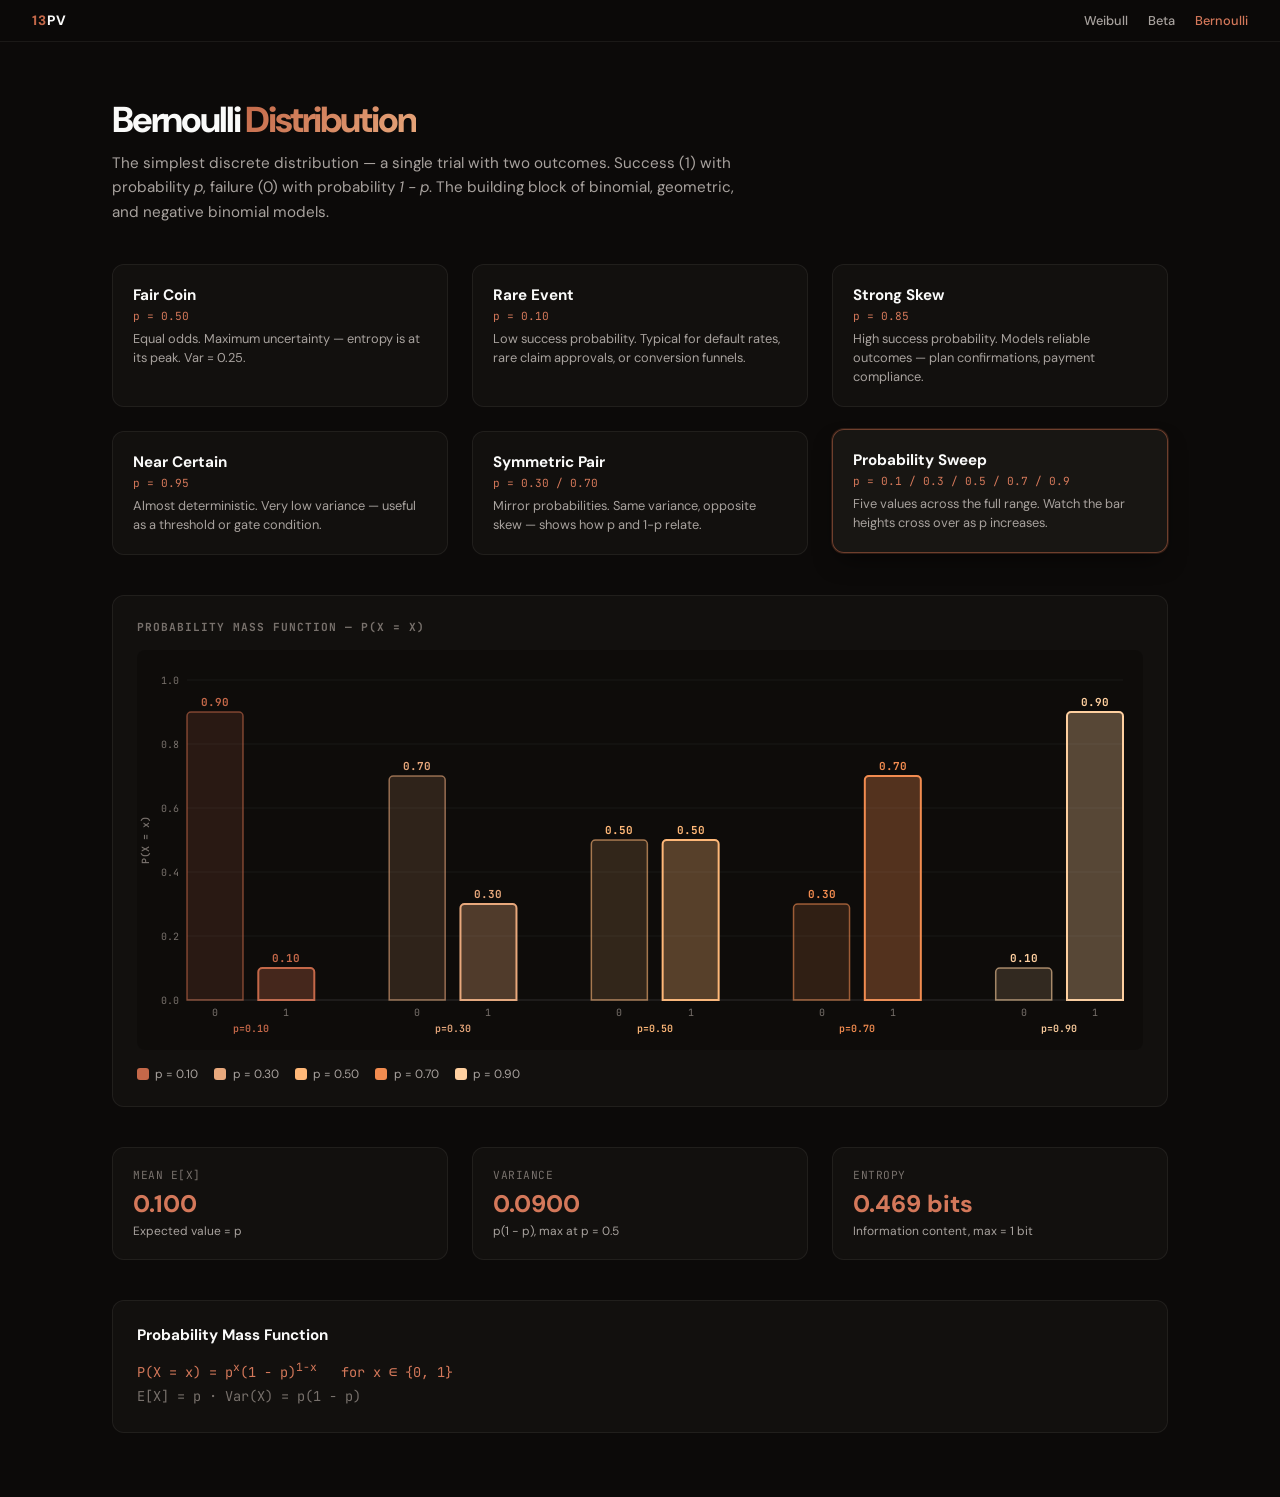
<file: bernoulli.html>
<!DOCTYPE html>
<html lang="en">
<head>
<meta charset="UTF-8">
<meta name="viewport" content="width=device-width, initial-scale=1.0">
<title>Bernoulli Distribution — Shape Explorer</title>
<link href="https://fonts.googleapis.com/css2?family=DM+Sans:wght@400;500;600;700;800&family=JetBrains+Mono:wght@400;700&display=swap" rel="stylesheet">
<style>
*,*::before,*::after{box-sizing:border-box;margin:0;padding:0}
:root{
  --bg-deep:#0C0A09;--bg-surface:#1C1917;--bg-surface-2:#292524;
  --text-main:#FAFAF9;--text-muted:#A8A29E;--text-dim:#78716C;
  --brand:#C46849;--brand-glow:#D4785A;--border:rgba(168,162,158,0.1);
}
body{background:var(--bg-deep);color:var(--text-main);font-family:'DM Sans',sans-serif;-webkit-font-smoothing:antialiased;min-height:100vh}
.topbar{position:fixed;top:0;left:0;right:0;z-index:100;background:rgba(12,10,9,0.95);backdrop-filter:blur(20px);border-bottom:1px solid var(--border);padding:0.75rem 2rem;display:flex;align-items:center;justify-content:space-between}
.topbar-brand{font-size:0.85rem;font-weight:800;text-transform:uppercase;letter-spacing:1px;color:var(--text-main);text-decoration:none}
.topbar-brand span{color:var(--brand)}
.topbar-nav{display:flex;gap:1.25rem}
.topbar-nav a{font-size:0.8rem;font-weight:500;color:var(--text-muted);text-decoration:none;transition:color 0.2s}
.topbar-nav a:hover,.topbar-nav a.active{color:var(--brand-glow)}
.container{max-width:1120px;margin:0 auto;padding:6rem 2rem 4rem}
h1{font-size:2.25rem;font-weight:800;letter-spacing:-2px;margin-bottom:0.5rem}
h1 span{background:linear-gradient(135deg,#C46849,#E8A87C);-webkit-background-clip:text;-webkit-text-fill-color:transparent}
.subtitle{color:var(--text-muted);font-size:0.95rem;max-width:640px;line-height:1.6;margin-bottom:2.5rem}
.shape-grid{display:grid;grid-template-columns:repeat(3,1fr);gap:1.5rem;margin-bottom:2.5rem}
@media(max-width:768px){.shape-grid{grid-template-columns:1fr}}
.shape-card{background:rgba(28,25,23,0.4);border:1px solid var(--border);border-radius:12px;padding:1.25rem;cursor:pointer;transition:all 0.25s}
.shape-card:hover,.shape-card.active{background:rgba(28,25,23,0.8);border-color:rgba(196,104,73,0.5);transform:translateY(-2px)}
.shape-card.active{box-shadow:0 0 0 1px rgba(196,104,73,0.2),0 12px 24px -8px rgba(0,0,0,0.6)}
.shape-label{font-size:0.95rem;font-weight:700;margin-bottom:0.25rem}
.shape-params{font-family:'JetBrains Mono',monospace;font-size:0.7rem;color:var(--brand-glow);margin-bottom:0.35rem}
.shape-desc{font-size:0.8rem;color:var(--text-muted);line-height:1.5}
.chart-wrap{background:rgba(28,25,23,0.4);border:1px solid var(--border);border-radius:12px;padding:1.5rem;position:relative}
.chart-title{font-family:'JetBrains Mono',monospace;font-size:0.7rem;font-weight:700;text-transform:uppercase;letter-spacing:1px;color:var(--text-dim);margin-bottom:1rem}
canvas{width:100%;height:auto;display:block;border-radius:8px}
.legend{display:flex;flex-wrap:wrap;gap:1rem;margin-top:1rem}
.legend-item{display:flex;align-items:center;gap:0.4rem;font-size:0.75rem;color:var(--text-muted)}
.legend-swatch{width:12px;height:12px;border-radius:3px}
.stats-row{display:grid;grid-template-columns:repeat(3,1fr);gap:1.5rem;margin-top:2.5rem}
@media(max-width:768px){.stats-row{grid-template-columns:1fr}}
.stat-card{background:rgba(28,25,23,0.4);border:1px solid var(--border);border-radius:12px;padding:1.25rem}
.stat-label{font-family:'JetBrains Mono',monospace;font-size:0.7rem;color:var(--text-dim);text-transform:uppercase;letter-spacing:0.5px;margin-bottom:0.35rem}
.stat-value{font-size:1.5rem;font-weight:800;color:var(--brand-glow)}
.stat-note{font-size:0.75rem;color:var(--text-muted);margin-top:0.25rem}
.formula-block{margin-top:2.5rem;background:rgba(28,25,23,0.4);border:1px solid var(--border);border-radius:12px;padding:1.5rem}
.formula-block h3{font-size:0.95rem;font-weight:700;margin-bottom:0.75rem}
.formula{font-family:'JetBrains Mono',monospace;font-size:0.85rem;color:var(--brand-glow);line-height:1.8}
.formula .muted{color:var(--text-dim)}
</style>
</head>
<body>
<div class="topbar">
  <a class="topbar-brand" href="index.html"><span>13</span>PV</a>
  <nav class="topbar-nav">
    <a href="weibull.html">Weibull</a>
    <a href="beta.html">Beta</a>
    <a href="bernoulli.html" class="active">Bernoulli</a>
  </nav>
</div>

<div class="container">
  <h1>Bernoulli <span>Distribution</span></h1>
  <p class="subtitle">The simplest discrete distribution — a single trial with two outcomes. Success (1) with probability <em>p</em>, failure (0) with probability <em>1 − p</em>. The building block of binomial, geometric, and negative binomial models.</p>

  <div class="shape-grid" id="presets"></div>

  <div class="chart-wrap">
    <div class="chart-title">Probability Mass Function — P(X = x)</div>
    <canvas id="chart" height="400"></canvas>
    <div class="legend" id="legend"></div>
  </div>

  <div class="stats-row" id="stats"></div>

  <div class="formula-block">
    <h3>Probability Mass Function</h3>
    <div class="formula">
      P(X = x) = p<sup>x</sup>(1 − p)<sup>1−x</sup> &nbsp; for x ∈ {0, 1}<br>
      <span class="muted">E[X] = p · Var(X) = p(1 − p)</span>
    </div>
  </div>
</div>

<script>
(function () {
  'use strict';

  var COLORS = ['#C46849','#E8A87C','#FFB878','#F28C50','#FFD0A0','#D4785A'];

  var presets = [
    { label: 'Fair Coin', params: 'p = 0.50', desc: 'Equal odds. Maximum uncertainty — entropy is at its peak. Var = 0.25.', values: [0.50] },
    { label: 'Rare Event', params: 'p = 0.10', desc: 'Low success probability. Typical for default rates, rare claim approvals, or conversion funnels.', values: [0.10] },
    { label: 'Strong Skew', params: 'p = 0.85', desc: 'High success probability. Models reliable outcomes — plan confirmations, payment compliance.', values: [0.85] },
    { label: 'Near Certain', params: 'p = 0.95', desc: 'Almost deterministic. Very low variance — useful as a threshold or gate condition.', values: [0.95] },
    { label: 'Symmetric Pair', params: 'p = 0.30 / 0.70', desc: 'Mirror probabilities. Same variance, opposite skew — shows how p and 1−p relate.', values: [0.30, 0.70] },
    { label: 'Probability Sweep', params: 'p = 0.1 / 0.3 / 0.5 / 0.7 / 0.9', desc: 'Five values across the full range. Watch the bar heights cross over as p increases.', values: [0.10, 0.30, 0.50, 0.70, 0.90] }
  ];

  var activePreset = 5;
  var canvas = document.getElementById('chart');
  var ctx = canvas.getContext('2d');

  function buildPresets() {
    var container = document.getElementById('presets');
    presets.forEach(function (p, i) {
      var card = document.createElement('div');
      card.className = 'shape-card' + (i === activePreset ? ' active' : '');
      card.innerHTML = '<div class="shape-label">' + p.label + '</div><div class="shape-params">' + p.params + '</div><div class="shape-desc">' + p.desc + '</div>';
      card.onclick = function () {
        activePreset = i;
        document.querySelectorAll('.shape-card').forEach(function (c) { c.classList.remove('active'); });
        card.classList.add('active');
        drawChart();
        updateStats();
      };
      container.appendChild(card);
    });
  }

  function drawChart() {
    var dpr = Math.min(window.devicePixelRatio || 1, 2);
    var rect = canvas.getBoundingClientRect();
    var W = rect.width, H = 400;
    canvas.width = W * dpr;
    canvas.height = H * dpr;
    canvas.style.height = H + 'px';
    ctx.setTransform(dpr, 0, 0, dpr, 0, 0);

    var pad = { top: 30, right: 20, bottom: 50, left: 50 };
    var plotW = W - pad.left - pad.right;
    var plotH = H - pad.top - pad.bottom;

    var values = presets[activePreset].values;
    var n = values.length;

    // Background
    ctx.fillStyle = 'rgba(12,10,9,0.6)';
    ctx.fillRect(0, 0, W, H);

    // Grid lines
    ctx.strokeStyle = 'rgba(168,162,158,0.08)';
    ctx.lineWidth = 1;
    for (var t = 0; t <= 5; t++) {
      var gy = pad.top + plotH - (t / 5) * plotH;
      ctx.beginPath(); ctx.moveTo(pad.left, gy); ctx.lineTo(pad.left + plotW, gy); ctx.stroke();
    }

    // Y labels
    ctx.fillStyle = '#78716C';
    ctx.font = '400 10px "JetBrains Mono", monospace';
    ctx.textAlign = 'right';
    for (var t = 0; t <= 5; t++) {
      var val = t / 5;
      ctx.fillText(val.toFixed(1), pad.left - 8, pad.top + plotH - (t / 5) * plotH + 4);
    }

    // Y axis label
    ctx.fillStyle = '#78716C';
    ctx.font = '600 10px "JetBrains Mono", monospace';
    ctx.textAlign = 'center';
    ctx.save();
    ctx.translate(12, pad.top + plotH / 2);
    ctx.rotate(-Math.PI / 2);
    ctx.fillText('P(X = x)', 0, 0);
    ctx.restore();

    // Layout: each p-value gets a group with two bars (X=0 and X=1)
    var groupGap = n > 1 ? plotW * 0.08 : 0;
    var totalGaps = (n - 1) * groupGap;
    var groupW = (plotW - totalGaps) / n;
    var barGap = groupW * 0.12;
    var barW = (groupW - barGap) / 2;
    barW = Math.min(barW, 60);

    var legend = document.getElementById('legend');
    legend.innerHTML = '';

    values.forEach(function (p, gi) {
      var color = COLORS[gi % COLORS.length];
      var r = parseInt(color.slice(1,3),16), g = parseInt(color.slice(3,5),16), b = parseInt(color.slice(5,7),16);

      var groupX = pad.left + gi * (groupW + groupGap);
      var centerX = groupX + groupW / 2;

      // Bar for X = 0 (failure)
      var bar0W = barW;
      var bar0X = centerX - barGap / 2 - bar0W;
      var bar0H = (1 - p) * plotH;
      var bar0Y = pad.top + plotH - bar0H;

      // Filled bar
      ctx.fillStyle = 'rgba(' + r + ',' + g + ',' + b + ',0.15)';
      ctx.beginPath();
      ctx.roundRect(bar0X, bar0Y, bar0W, bar0H, [4, 4, 0, 0]);
      ctx.fill();
      // Border
      ctx.strokeStyle = 'rgba(' + r + ',' + g + ',' + b + ',0.6)';
      ctx.lineWidth = 1.5;
      ctx.beginPath();
      ctx.roundRect(bar0X, bar0Y, bar0W, bar0H, [4, 4, 0, 0]);
      ctx.stroke();

      // Value label on bar
      ctx.fillStyle = color;
      ctx.font = '700 11px "JetBrains Mono", monospace';
      ctx.textAlign = 'center';
      if (bar0H > 20) {
        ctx.fillText((1 - p).toFixed(2), bar0X + bar0W / 2, bar0Y - 6);
      }

      // Bar for X = 1 (success)
      var bar1W = barW;
      var bar1X = centerX + barGap / 2;
      var bar1H = p * plotH;
      var bar1Y = pad.top + plotH - bar1H;

      // Filled bar — brighter for success
      ctx.fillStyle = 'rgba(' + r + ',' + g + ',' + b + ',0.30)';
      ctx.beginPath();
      ctx.roundRect(bar1X, bar1Y, bar1W, bar1H, [4, 4, 0, 0]);
      ctx.fill();
      ctx.strokeStyle = color;
      ctx.lineWidth = 2;
      ctx.beginPath();
      ctx.roundRect(bar1X, bar1Y, bar1W, bar1H, [4, 4, 0, 0]);
      ctx.stroke();

      // Value label
      ctx.fillStyle = color;
      ctx.font = '700 11px "JetBrains Mono", monospace';
      ctx.textAlign = 'center';
      if (bar1H > 20) {
        ctx.fillText(p.toFixed(2), bar1X + bar1W / 2, bar1Y - 6);
      }

      // X-axis group labels
      ctx.fillStyle = '#78716C';
      ctx.font = '400 10px "JetBrains Mono", monospace';
      ctx.fillText('0', bar0X + bar0W / 2, pad.top + plotH + 16);
      ctx.fillText('1', bar1X + bar1W / 2, pad.top + plotH + 16);

      // p label below
      ctx.fillStyle = color;
      ctx.font = '600 10px "JetBrains Mono", monospace';
      ctx.fillText('p=' + p.toFixed(2), centerX, pad.top + plotH + 32);

      // Legend
      var item = document.createElement('div');
      item.className = 'legend-item';
      item.innerHTML = '<span class="legend-swatch" style="background:' + color + '"></span>p = ' + p.toFixed(2);
      legend.appendChild(item);
    });

    // Baseline
    ctx.strokeStyle = 'rgba(168,162,158,0.15)';
    ctx.lineWidth = 1;
    ctx.beginPath();
    ctx.moveTo(pad.left, pad.top + plotH);
    ctx.lineTo(pad.left + plotW, pad.top + plotH);
    ctx.stroke();
  }

  function updateStats() {
    var container = document.getElementById('stats');
    var values = presets[activePreset].values;
    // Show stats for the first (or only) p value
    var p = values[0];
    var mean = p;
    var variance = p * (1 - p);
    var entropy = 0;
    if (p > 0 && p < 1) {
      entropy = -(p * Math.log2(p) + (1 - p) * Math.log2(1 - p));
    }

    container.innerHTML =
      '<div class="stat-card"><div class="stat-label">Mean E[X]</div><div class="stat-value">' + mean.toFixed(3) + '</div><div class="stat-note">Expected value = p</div></div>' +
      '<div class="stat-card"><div class="stat-label">Variance</div><div class="stat-value">' + variance.toFixed(4) + '</div><div class="stat-note">p(1 − p), max at p = 0.5</div></div>' +
      '<div class="stat-card"><div class="stat-label">Entropy</div><div class="stat-value">' + entropy.toFixed(3) + ' bits</div><div class="stat-note">Information content, max = 1 bit</div></div>';
  }

  buildPresets();
  drawChart();
  updateStats();
  window.addEventListener('resize', drawChart);
})();
</script>
</body>
</html>
</file>
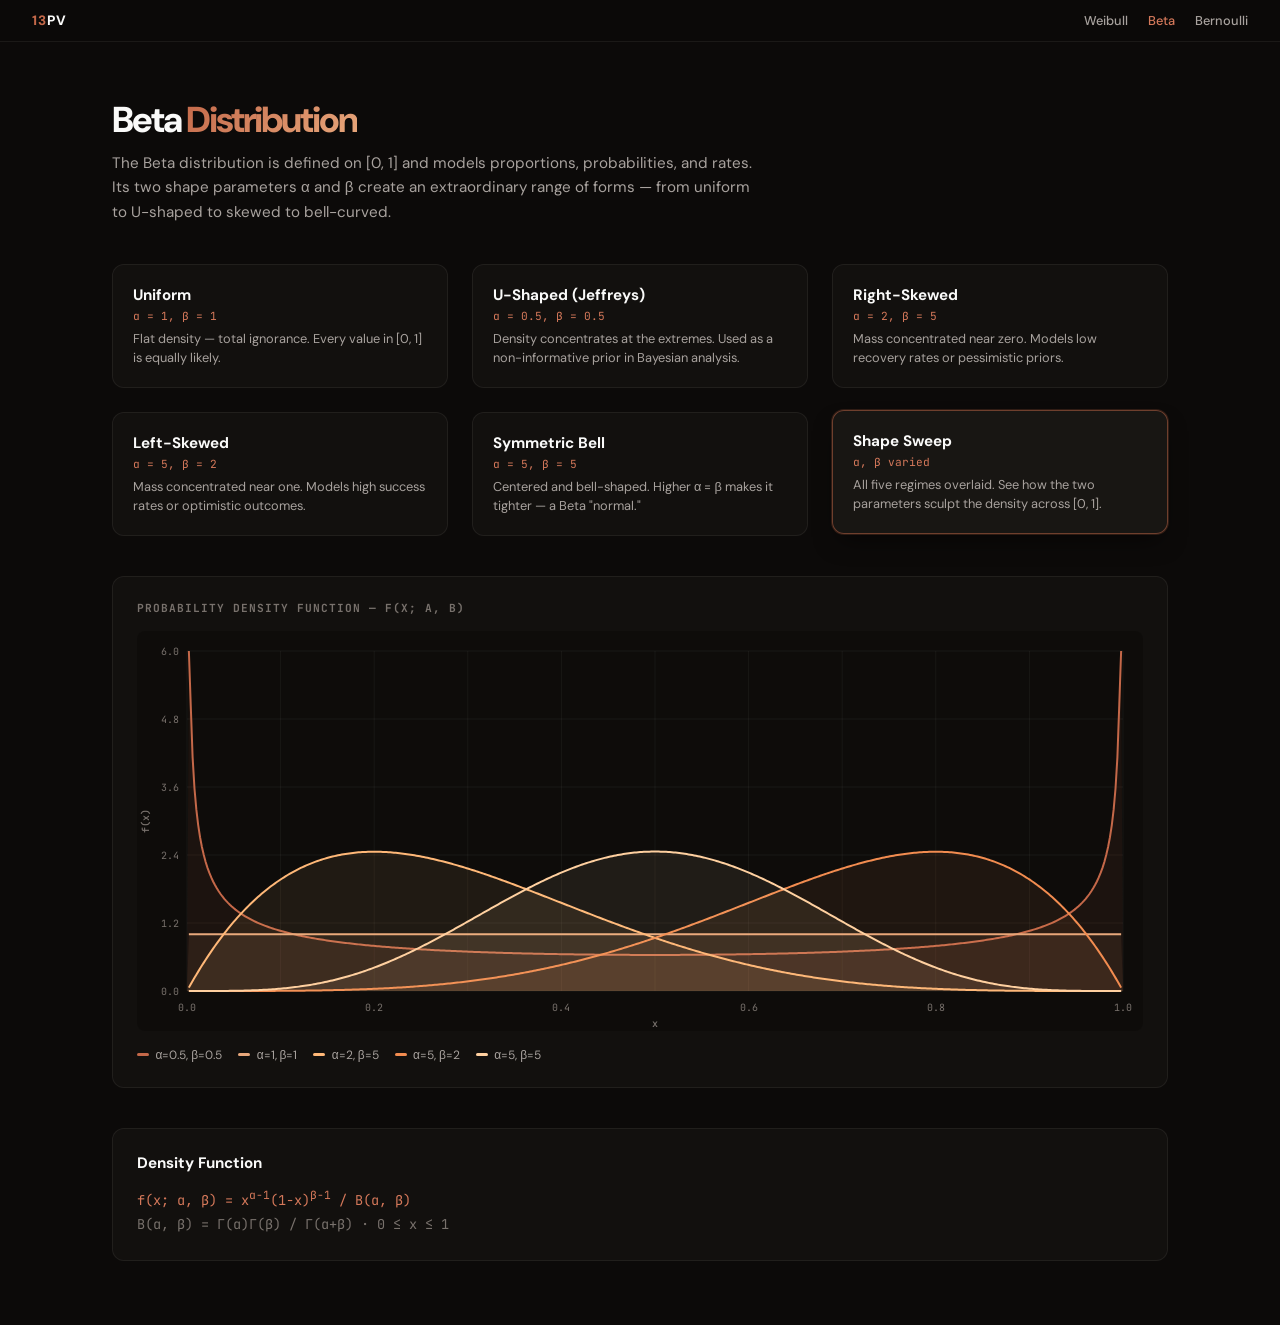
<file: beta.html>
<!DOCTYPE html>
<html lang="en">
<head>
<meta charset="UTF-8">
<meta name="viewport" content="width=device-width, initial-scale=1.0">
<title>Beta Distribution — Shape Explorer</title>
<link href="https://fonts.googleapis.com/css2?family=DM+Sans:wght@400;500;600;700;800&family=JetBrains+Mono:wght@400;700&display=swap" rel="stylesheet">
<style>
*,*::before,*::after{box-sizing:border-box;margin:0;padding:0}
:root{
  --bg-deep:#0C0A09;--bg-surface:#1C1917;--bg-surface-2:#292524;
  --text-main:#FAFAF9;--text-muted:#A8A29E;--text-dim:#78716C;
  --brand:#C46849;--brand-glow:#D4785A;--border:rgba(168,162,158,0.1);
}
body{background:var(--bg-deep);color:var(--text-main);font-family:'DM Sans',sans-serif;-webkit-font-smoothing:antialiased;min-height:100vh}
.topbar{position:fixed;top:0;left:0;right:0;z-index:100;background:rgba(12,10,9,0.95);backdrop-filter:blur(20px);border-bottom:1px solid var(--border);padding:0.75rem 2rem;display:flex;align-items:center;justify-content:space-between}
.topbar-brand{font-size:0.85rem;font-weight:800;text-transform:uppercase;letter-spacing:1px;color:var(--text-main);text-decoration:none}
.topbar-brand span{color:var(--brand)}
.topbar-nav{display:flex;gap:1.25rem}
.topbar-nav a{font-size:0.8rem;font-weight:500;color:var(--text-muted);text-decoration:none;transition:color 0.2s}
.topbar-nav a:hover,.topbar-nav a.active{color:var(--brand-glow)}
.container{max-width:1120px;margin:0 auto;padding:6rem 2rem 4rem}
h1{font-size:2.25rem;font-weight:800;letter-spacing:-2px;margin-bottom:0.5rem}
h1 span{background:linear-gradient(135deg,#C46849,#E8A87C);-webkit-background-clip:text;-webkit-text-fill-color:transparent}
.subtitle{color:var(--text-muted);font-size:0.95rem;max-width:640px;line-height:1.6;margin-bottom:2.5rem}
.shape-grid{display:grid;grid-template-columns:repeat(3,1fr);gap:1.5rem;margin-bottom:2.5rem}
@media(max-width:768px){.shape-grid{grid-template-columns:1fr}}
.shape-card{background:rgba(28,25,23,0.4);border:1px solid var(--border);border-radius:12px;padding:1.25rem;cursor:pointer;transition:all 0.25s}
.shape-card:hover,.shape-card.active{background:rgba(28,25,23,0.8);border-color:rgba(196,104,73,0.5);transform:translateY(-2px)}
.shape-card.active{box-shadow:0 0 0 1px rgba(196,104,73,0.2),0 12px 24px -8px rgba(0,0,0,0.6)}
.shape-label{font-size:0.95rem;font-weight:700;margin-bottom:0.25rem}
.shape-params{font-family:'JetBrains Mono',monospace;font-size:0.7rem;color:var(--brand-glow);margin-bottom:0.35rem}
.shape-desc{font-size:0.8rem;color:var(--text-muted);line-height:1.5}
.chart-wrap{background:rgba(28,25,23,0.4);border:1px solid var(--border);border-radius:12px;padding:1.5rem;position:relative}
.chart-title{font-family:'JetBrains Mono',monospace;font-size:0.7rem;font-weight:700;text-transform:uppercase;letter-spacing:1px;color:var(--text-dim);margin-bottom:1rem}
canvas{width:100%;height:auto;display:block;border-radius:8px}
.legend{display:flex;flex-wrap:wrap;gap:1rem;margin-top:1rem}
.legend-item{display:flex;align-items:center;gap:0.4rem;font-size:0.75rem;color:var(--text-muted)}
.legend-swatch{width:12px;height:3px;border-radius:2px}
.formula-block{margin-top:2.5rem;background:rgba(28,25,23,0.4);border:1px solid var(--border);border-radius:12px;padding:1.5rem}
.formula-block h3{font-size:0.95rem;font-weight:700;margin-bottom:0.75rem}
.formula{font-family:'JetBrains Mono',monospace;font-size:0.85rem;color:var(--brand-glow);line-height:1.8}
.formula .muted{color:var(--text-dim)}
</style>
</head>
<body>
<div class="topbar">
  <a class="topbar-brand" href="index.html"><span>13</span>PV</a>
  <nav class="topbar-nav">
    <a href="weibull.html">Weibull</a>
    <a href="beta.html" class="active">Beta</a>
    <a href="bernoulli.html">Bernoulli</a>
  </nav>
</div>

<div class="container">
  <h1>Beta <span>Distribution</span></h1>
  <p class="subtitle">The Beta distribution is defined on [0, 1] and models proportions, probabilities, and rates. Its two shape parameters α and β create an extraordinary range of forms — from uniform to U-shaped to skewed to bell-curved.</p>

  <div class="shape-grid" id="presets"></div>

  <div class="chart-wrap">
    <div class="chart-title">Probability Density Function — f(x; α, β)</div>
    <canvas id="chart" height="400"></canvas>
    <div class="legend" id="legend"></div>
  </div>

  <div class="formula-block">
    <h3>Density Function</h3>
    <div class="formula">
      f(x; α, β) = x<sup>α−1</sup>(1−x)<sup>β−1</sup> / B(α, β)<br>
      <span class="muted">B(α, β) = Γ(α)Γ(β) / Γ(α+β) · 0 ≤ x ≤ 1</span>
    </div>
  </div>
</div>

<script>
(function () {
  'use strict';

  var COLORS = ['#C46849','#E8A87C','#FFB878','#F28C50','#FFD0A0','#D4785A'];

  var presets = [
    { label: 'Uniform', params: 'α = 1, β = 1', desc: 'Flat density — total ignorance. Every value in [0, 1] is equally likely.', curves: [{a:1,b:1}] },
    { label: 'U-Shaped (Jeffreys)', params: 'α = 0.5, β = 0.5', desc: 'Density concentrates at the extremes. Used as a non-informative prior in Bayesian analysis.', curves: [{a:0.5,b:0.5}] },
    { label: 'Right-Skewed', params: 'α = 2, β = 5', desc: 'Mass concentrated near zero. Models low recovery rates or pessimistic priors.', curves: [{a:2,b:5}] },
    { label: 'Left-Skewed', params: 'α = 5, β = 2', desc: 'Mass concentrated near one. Models high success rates or optimistic outcomes.', curves: [{a:5,b:2}] },
    { label: 'Symmetric Bell', params: 'α = 5, β = 5', desc: 'Centered and bell-shaped. Higher α = β makes it tighter — a Beta "normal."', curves: [{a:5,b:5}] },
    { label: 'Shape Sweep', params: 'α, β varied', desc: 'All five regimes overlaid. See how the two parameters sculpt the density across [0, 1].', curves: [{a:0.5,b:0.5},{a:1,b:1},{a:2,b:5},{a:5,b:2},{a:5,b:5}] }
  ];

  var activePreset = 5;
  var canvas = document.getElementById('chart');
  var ctx = canvas.getContext('2d');

  // Log-gamma via Lanczos approximation
  function lnGamma(z) {
    if (z < 0.5) return Math.log(Math.PI / Math.sin(Math.PI * z)) - lnGamma(1 - z);
    z -= 1;
    var g = 7;
    var coef = [0.99999999999980993,676.5203681218851,-1259.1392167224028,771.32342877765313,
      -176.61502916214059,12.507343278686905,-0.13857109526572012,9.9843695780195716e-6,1.5056327351493116e-7];
    var x = coef[0];
    for (var i = 1; i < g + 2; i++) x += coef[i] / (z + i);
    var t = z + g + 0.5;
    return 0.5 * Math.log(2 * Math.PI) + (z + 0.5) * Math.log(t) - t + Math.log(x);
  }

  function lnBeta(a, b) {
    return lnGamma(a) + lnGamma(b) - lnGamma(a + b);
  }

  function betaPDF(x, a, b) {
    if (x <= 0 || x >= 1) {
      if (x === 0 && a < 1) return Infinity;
      if (x === 1 && b < 1) return Infinity;
      if (x === 0 && a === 1) return Math.exp(-lnBeta(a, b));
      if (x === 1 && b === 1) return Math.exp(-lnBeta(a, b));
      return 0;
    }
    return Math.exp((a - 1) * Math.log(x) + (b - 1) * Math.log(1 - x) - lnBeta(a, b));
  }

  function buildPresets() {
    var container = document.getElementById('presets');
    presets.forEach(function (p, i) {
      var card = document.createElement('div');
      card.className = 'shape-card' + (i === activePreset ? ' active' : '');
      card.innerHTML = '<div class="shape-label">' + p.label + '</div><div class="shape-params">' + p.params + '</div><div class="shape-desc">' + p.desc + '</div>';
      card.onclick = function () {
        activePreset = i;
        document.querySelectorAll('.shape-card').forEach(function (c) { c.classList.remove('active'); });
        card.classList.add('active');
        drawChart();
      };
      container.appendChild(card);
    });
  }

  function drawChart() {
    var dpr = Math.min(window.devicePixelRatio || 1, 2);
    var rect = canvas.getBoundingClientRect();
    var W = rect.width, H = 400;
    canvas.width = W * dpr;
    canvas.height = H * dpr;
    canvas.style.height = H + 'px';
    ctx.setTransform(dpr, 0, 0, dpr, 0, 0);

    var pad = { top: 20, right: 20, bottom: 40, left: 50 };
    var plotW = W - pad.left - pad.right;
    var plotH = H - pad.top - pad.bottom;

    var curves = presets[activePreset].curves;
    var steps = 500;
    var eps = 0.002;

    // Compute all curve data and find yMax
    var yMax = 0;
    var allData = curves.map(function (c) {
      var pts = [];
      for (var i = 0; i <= steps; i++) {
        var x = eps + (i / steps) * (1 - 2 * eps);
        var y = betaPDF(x, c.a, c.b);
        if (!isFinite(y)) y = 0;
        if (y > yMax) yMax = y;
        pts.push({ x: x, y: y });
      }
      return pts;
    });
    yMax = Math.min(yMax * 1.1, 6);
    if (yMax < 1.5) yMax = 1.5;

    // Background
    ctx.fillStyle = 'rgba(12,10,9,0.6)';
    ctx.fillRect(0, 0, W, H);

    // Grid
    ctx.strokeStyle = 'rgba(168,162,158,0.08)';
    ctx.lineWidth = 1;
    var yTicks = 5;
    for (var t = 0; t <= yTicks; t++) {
      var gy = pad.top + plotH - (t / yTicks) * plotH;
      ctx.beginPath(); ctx.moveTo(pad.left, gy); ctx.lineTo(pad.left + plotW, gy); ctx.stroke();
    }
    for (var t = 0; t <= 10; t++) {
      var gx = pad.left + (t / 10) * plotW;
      ctx.beginPath(); ctx.moveTo(gx, pad.top); ctx.lineTo(gx, pad.top + plotH); ctx.stroke();
    }

    // X labels
    ctx.fillStyle = '#78716C';
    ctx.font = '400 10px "JetBrains Mono", monospace';
    ctx.textAlign = 'center';
    for (var t = 0; t <= 10; t += 2) {
      ctx.fillText((t / 10).toFixed(1), pad.left + (t / 10) * plotW, H - pad.bottom + 20);
    }
    // Y labels
    ctx.textAlign = 'right';
    for (var t = 0; t <= yTicks; t++) {
      var val = (t / yTicks) * yMax;
      ctx.fillText(val.toFixed(1), pad.left - 8, pad.top + plotH - (t / yTicks) * plotH + 4);
    }

    // Axis labels
    ctx.fillStyle = '#78716C';
    ctx.font = '600 10px "JetBrains Mono", monospace';
    ctx.textAlign = 'center';
    ctx.fillText('x', pad.left + plotW / 2, H - 4);
    ctx.save();
    ctx.translate(12, pad.top + plotH / 2);
    ctx.rotate(-Math.PI / 2);
    ctx.fillText('f(x)', 0, 0);
    ctx.restore();

    // Draw curves
    var legend = document.getElementById('legend');
    legend.innerHTML = '';

    allData.forEach(function (pts, ci) {
      var color = COLORS[ci % COLORS.length];
      var r = parseInt(color.slice(1,3),16), g = parseInt(color.slice(3,5),16), b = parseInt(color.slice(5,7),16);

      // Fill
      ctx.beginPath();
      ctx.moveTo(pad.left, pad.top + plotH);
      pts.forEach(function (pt) {
        var px = pad.left + pt.x * plotW;
        var py = pad.top + plotH - (Math.min(pt.y, yMax) / yMax) * plotH;
        ctx.lineTo(px, py);
      });
      ctx.lineTo(pad.left + plotW, pad.top + plotH);
      ctx.closePath();
      ctx.fillStyle = 'rgba(' + r + ',' + g + ',' + b + ',0.08)';
      ctx.fill();

      // Stroke
      ctx.beginPath();
      pts.forEach(function (pt, i) {
        var px = pad.left + pt.x * plotW;
        var py = pad.top + plotH - (Math.min(pt.y, yMax) / yMax) * plotH;
        if (i === 0) ctx.moveTo(px, py); else ctx.lineTo(px, py);
      });
      ctx.strokeStyle = color;
      ctx.lineWidth = 2;
      ctx.stroke();

      // Legend
      var c = curves[ci];
      var item = document.createElement('div');
      item.className = 'legend-item';
      item.innerHTML = '<span class="legend-swatch" style="background:' + color + '"></span>α=' + c.a + ', β=' + c.b;
      legend.appendChild(item);
    });
  }

  buildPresets();
  drawChart();
  window.addEventListener('resize', drawChart);
})();
</script>
</body>
</html>
</file>
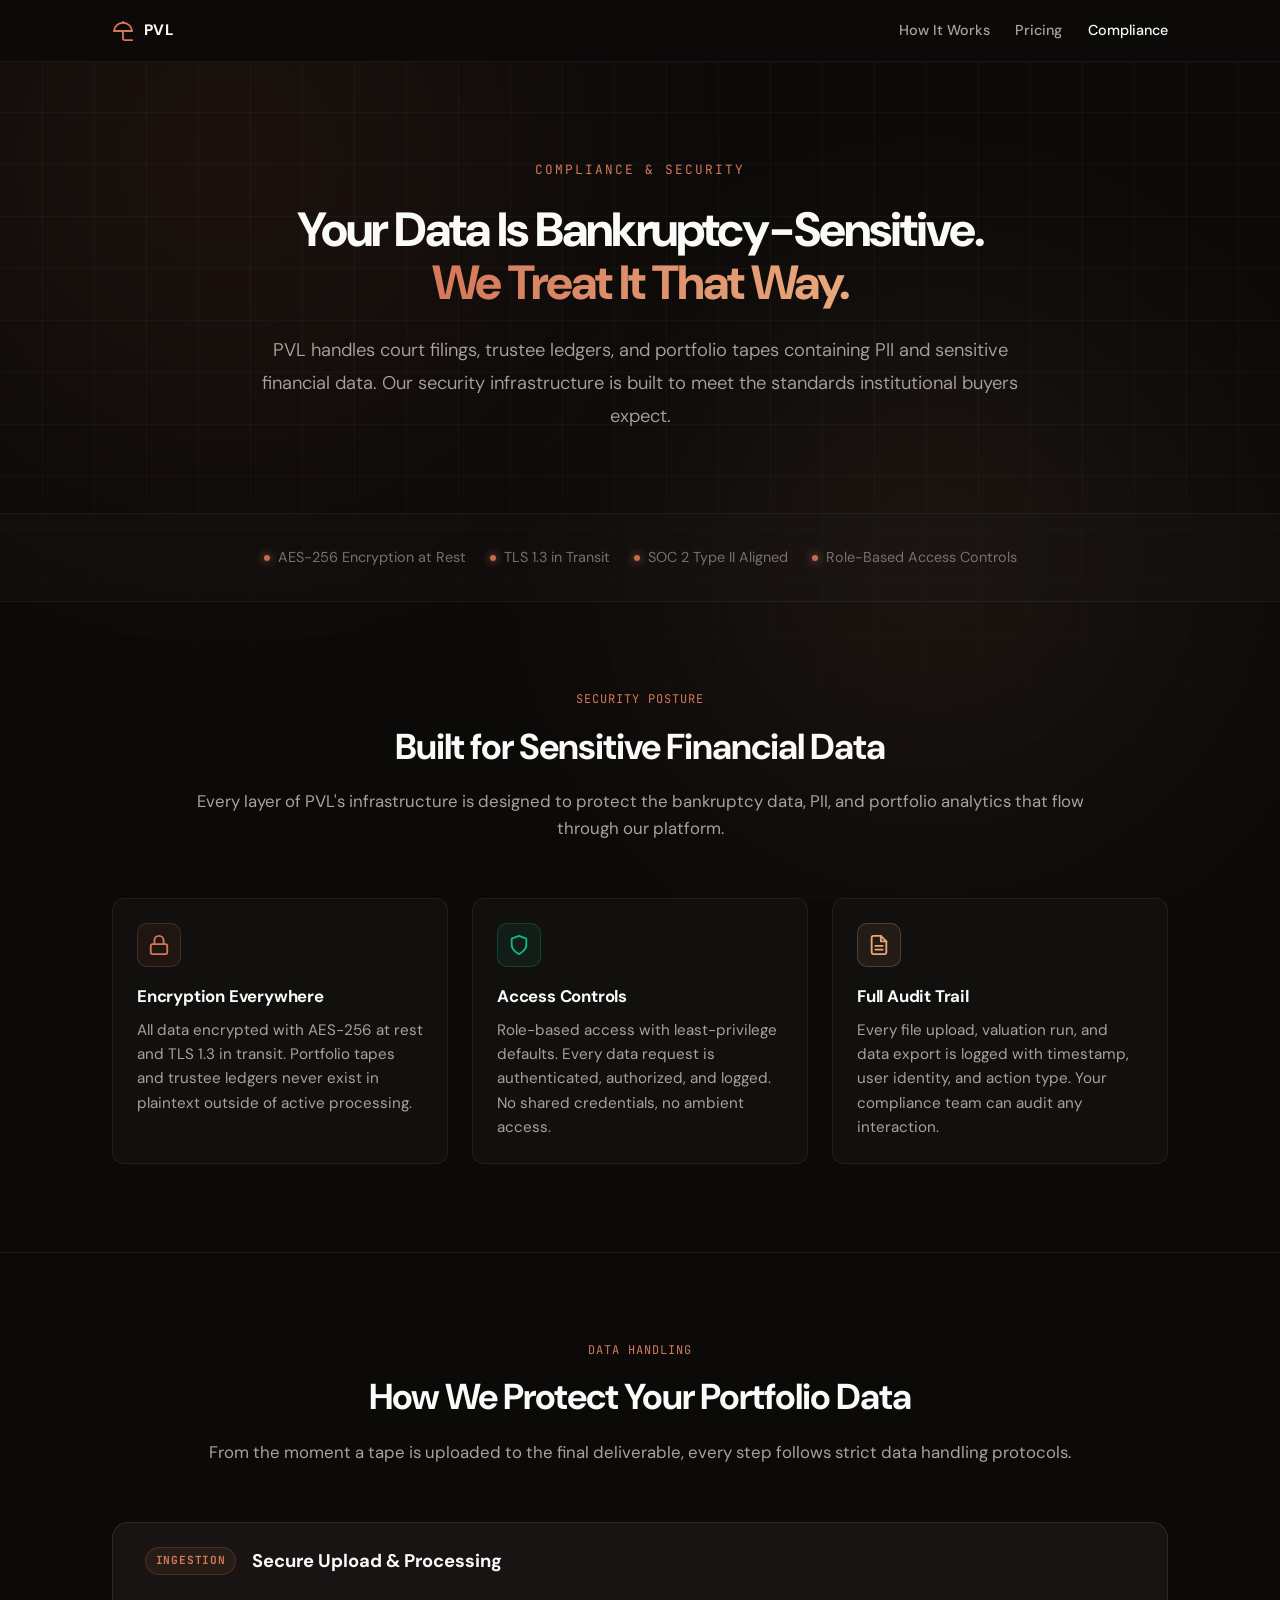
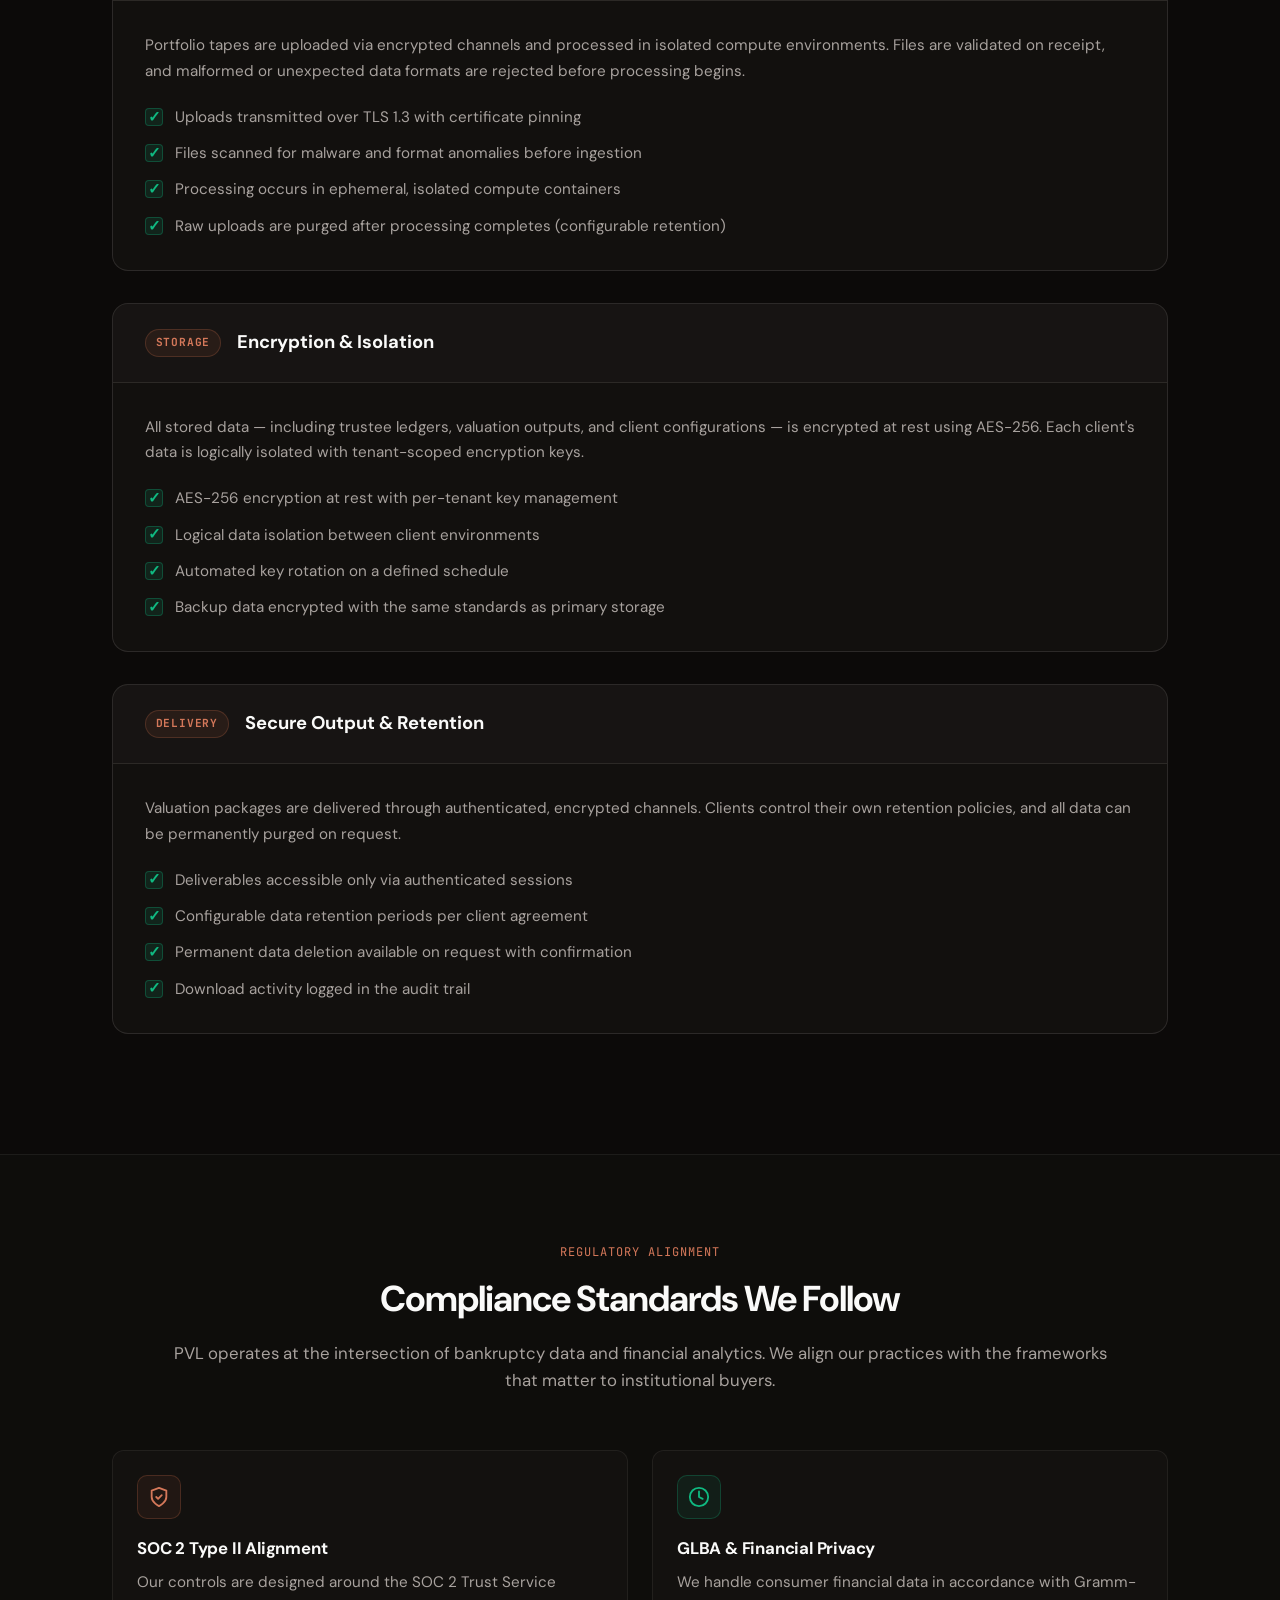
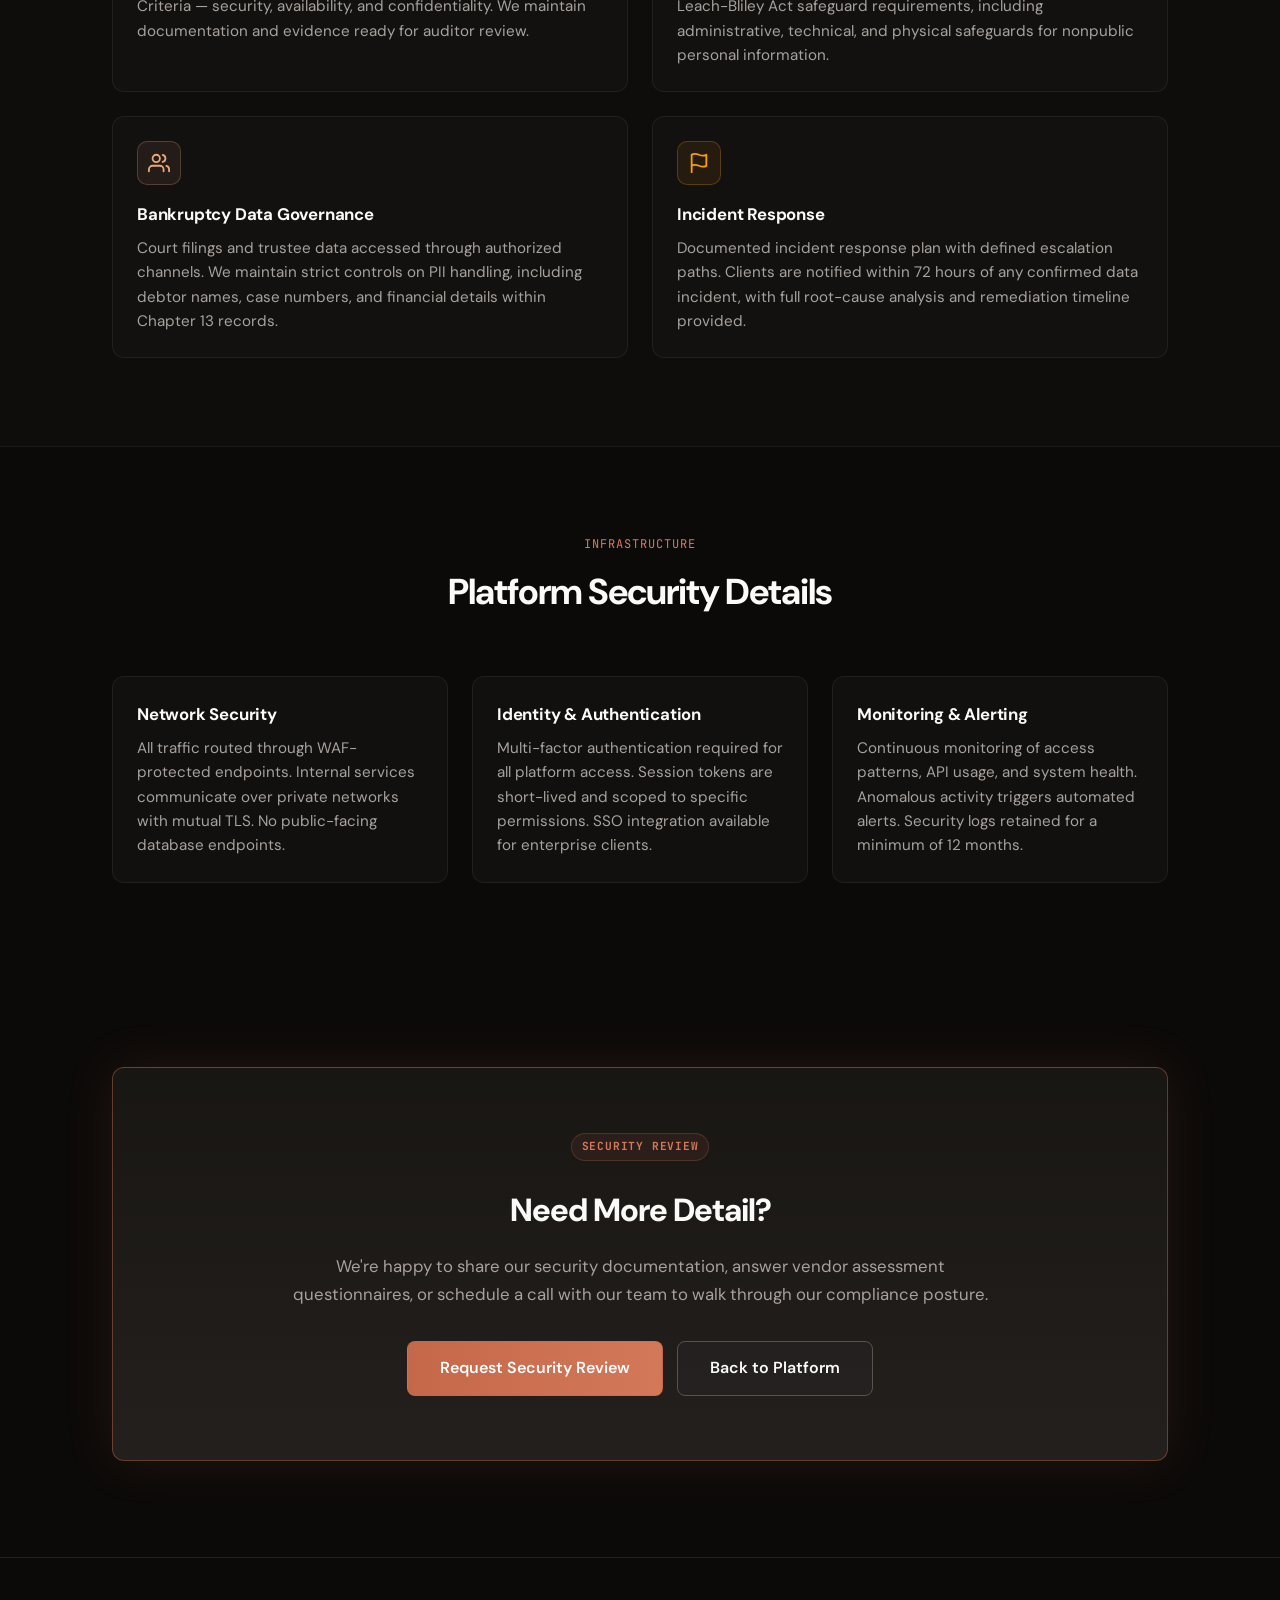
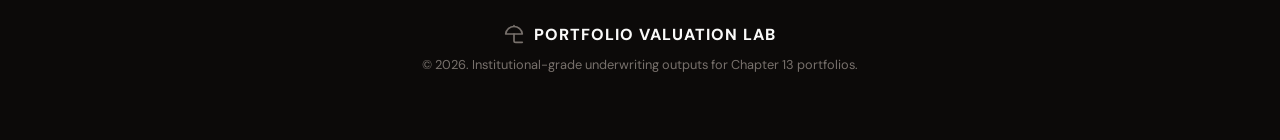
<file: compliance.html>
<!DOCTYPE html>
<html lang="en">
<head>
  <meta charset="UTF-8" />
  <meta name="viewport" content="width=device-width, initial-scale=1.0" />
  <title>Compliance & Security | Portfolio Valuation Lab</title>
  <meta name="description" content="PVL's compliance and security practices — encryption, access controls, audit trails, and regulatory alignment for handling sensitive Chapter 13 bankruptcy data." />

  <link rel="icon" type="image/svg+xml" href="data:image/svg+xml,<svg xmlns='http://www.w3.org/2000/svg' viewBox='0 0 24 24' fill='none' stroke='%23C46849' stroke-width='2' stroke-linecap='round' stroke-linejoin='round'><path d='M22 12a10.06 10.06 0 0 0-20 0Z'/><path d='M12 12v8a2 2 0 0 0 2 2H22'/><path d='M12 2v1'/></svg>">

  <link rel="preconnect" href="https://fonts.googleapis.com">
  <link rel="preconnect" href="https://fonts.gstatic.com" crossorigin>
  <link href="https://fonts.googleapis.com/css2?family=DM+Sans:wght@300;400;500;600;700;800&family=JetBrains+Mono:wght@400;700&display=swap" rel="stylesheet">

  <link rel="stylesheet" href="styles.css">

  <style>
    /* Compliance-specific styles */
    .page-hero {
      padding: 10rem 0 5rem;
      text-align: center;
    }
    .page-hero h1 {
      font-size: 3rem;
      font-weight: 800;
      letter-spacing: -2px;
      line-height: 1.1;
      margin-bottom: 1.5rem;
      color: var(--text-main);
    }
    .page-hero h1 span {
      background: linear-gradient(to right, #D4785A, #E8A87C);
      -webkit-background-clip: text;
      -webkit-text-fill-color: transparent;
    }
    .page-hero p {
      font-size: 1.15rem;
      color: var(--text-muted);
      max-width: 62ch;
      margin: 0 auto;
      font-weight: 350;
      line-height: 1.8;
    }

    .grid-2 { display: grid; grid-template-columns: repeat(2, 1fr); gap: 1.5rem; }

    .card-icon {
      width: 44px;
      height: 44px;
      border-radius: 10px;
      display: inline-flex;
      align-items: center;
      justify-content: center;
      margin-bottom: 1rem;
      border: 1px solid rgba(196,104,73,0.25);
      background: rgba(196,104,73,0.08);
      color: var(--brand-glow);
    }
    .card-icon.green {
      border-color: rgba(16,185,129,0.25);
      background: rgba(16,185,129,0.08);
      color: var(--check-green);
    }
    .card-icon.violet {
      border-color: rgba(232,168,124,0.25);
      background: rgba(232,168,124,0.08);
      color: var(--violet);
    }
    .card-icon.amber {
      border-color: rgba(245,158,11,0.25);
      background: rgba(245,158,11,0.08);
      color: var(--amber);
    }

    .detail-block {
      border: 1px solid rgba(168,162,158,0.18);
      border-radius: 16px;
      overflow: hidden;
      background: rgba(28,25,23,0.40);
      margin-bottom: 2rem;
    }
    .detail-header {
      padding: 1.5rem 2rem;
      border-bottom: 1px solid rgba(168,162,158,0.14);
      background: rgba(255,255,255,0.02);
      display: flex;
      align-items: center;
      gap: 1rem;
    }
    .detail-header h3 {
      font-size: 1.15rem;
      font-weight: 700;
    }
    .detail-body {
      padding: 2rem;
    }
    .detail-body p {
      color: var(--text-muted);
      font-size: 0.95rem;
      line-height: 1.7;
      margin-bottom: 1.25rem;
    }
    .detail-body p:last-child { margin-bottom: 0; }

    .checklist {
      list-style: none;
      display: grid;
      gap: 0.75rem;
    }
    .checklist li {
      display: flex;
      gap: 0.75rem;
      align-items: flex-start;
      color: var(--text-muted);
      font-size: 0.95rem;
      line-height: 1.6;
    }

    .cta-banner {
      text-align: center;
      padding: 4rem 2rem;
      background: linear-gradient(to bottom, rgba(28,25,23,0.8), rgba(41,37,36,0.8));
      border: 1px solid rgba(196,104,73,0.45);
      border-radius: 12px;
      box-shadow: 0 0 50px rgba(196, 104, 73, 0.12);
    }
    .cta-banner h2 {
      font-size: 2rem;
      font-weight: 800;
      letter-spacing: -1px;
      margin-bottom: 1rem;
    }
    .cta-banner p {
      color: var(--text-muted);
      max-width: 60ch;
      margin: 0 auto 2rem;
      font-size: 1.05rem;
      line-height: 1.7;
    }

    @media (max-width: 980px) {
      .grid-2 { grid-template-columns: 1fr; }
    }
    @media (max-width: 600px) {
      .page-hero { padding-top: 8.5rem; }
      .page-hero h1 { font-size: 2.25rem; }
      .detail-body { padding: 1.5rem; }
      .detail-header { padding: 1.25rem 1.5rem; }
    }
  </style>
</head>

<body>
  <div class="neon-bg-container">
    <div class="grid-overlay"></div>
    <div class="neon-glow-1"></div>
    <div class="neon-glow-2"></div>
  </div>

  <nav>
    <div class="container nav-flex">
      <a href="index.html" class="logo" style="text-decoration:none;">
        <svg xmlns="http://www.w3.org/2000/svg" width="24" height="24" viewBox="0 0 24 24" fill="none" stroke="currentColor" stroke-width="2" stroke-linecap="round" stroke-linejoin="round"><path d="M22 12a10.06 10.06 0 0 0-20 0Z"/><path d="M12 12v8a2 2 0 0 0 2 2H22"/><path d="M12 2v1"/></svg>
        PVL
      </a>

      <button class="mobile-menu-btn" aria-label="Toggle menu">
        <svg xmlns="http://www.w3.org/2000/svg" width="24" height="24" viewBox="0 0 24 24" fill="none" stroke="currentColor" stroke-width="2" stroke-linecap="round" stroke-linejoin="round"><line x1="3" y1="12" x2="21" y2="12"></line><line x1="3" y1="6" x2="21" y2="6"></line><line x1="3" y1="18" x2="21" y2="18"></line></svg>
      </button>

      <div class="nav-links">
        <a href="index.html#how">How It Works</a>
        <a href="index.html#pricing">Pricing</a>
        <a href="compliance.html" style="color: var(--text-main);">Compliance</a>
      </div>
    </div>
  </nav>

  <section class="page-hero">
    <div class="container">
      <div class="mono" style="color: var(--brand-glow); font-size: 0.8rem; letter-spacing: 2px; margin-bottom: 1.5rem; text-transform: uppercase;">
        Compliance & Security
      </div>
      <h1>Your Data Is Bankruptcy-Sensitive.<br><span>We Treat It That Way.</span></h1>
      <p>
        PVL handles court filings, trustee ledgers, and portfolio tapes containing PII and sensitive financial data. Our security infrastructure is built to meet the standards institutional buyers expect.
      </p>
    </div>
  </section>

  <div style="border-top: 1px solid rgba(255,255,255,0.05); border-bottom: 1px solid rgba(255,255,255,0.05); background: rgba(28,25,23,0.3); padding: 2rem 0;">
    <div class="container trust-row">
      <div class="trust-item"><div class="dot"></div> AES-256 Encryption at Rest</div>
      <div class="trust-item"><div class="dot"></div> TLS 1.3 in Transit</div>
      <div class="trust-item"><div class="dot"></div> SOC 2 Type II Aligned</div>
      <div class="trust-item"><div class="dot"></div> Role-Based Access Controls</div>
    </div>
  </div>

  <!-- Security Overview Cards -->
  <section id="overview">
    <div class="container">
      <div class="section-header">
        <div class="mono" style="color:var(--brand-glow); font-size:0.75rem; text-transform:uppercase; letter-spacing:1px; margin-bottom:0.5rem;">Security Posture</div>
        <h2>Built for Sensitive Financial Data</h2>
        <p class="subtitle">Every layer of PVL's infrastructure is designed to protect the bankruptcy data, PII, and portfolio analytics that flow through our platform.</p>
      </div>

      <div class="grid-3">
        <div class="card">
          <div class="card-icon">
            <svg xmlns="http://www.w3.org/2000/svg" width="22" height="22" viewBox="0 0 24 24" fill="none" stroke="currentColor" stroke-width="2" stroke-linecap="round" stroke-linejoin="round"><rect x="3" y="11" width="18" height="11" rx="2" ry="2"></rect><path d="M7 11V7a5 5 0 0 1 10 0v4"></path></svg>
          </div>
          <h3>Encryption Everywhere</h3>
          <p>All data encrypted with AES-256 at rest and TLS 1.3 in transit. Portfolio tapes and trustee ledgers never exist in plaintext outside of active processing.</p>
        </div>

        <div class="card">
          <div class="card-icon green">
            <svg xmlns="http://www.w3.org/2000/svg" width="22" height="22" viewBox="0 0 24 24" fill="none" stroke="currentColor" stroke-width="2" stroke-linecap="round" stroke-linejoin="round"><path d="M12 22s8-4 8-10V5l-8-3-8 3v7c0 6 8 10 8 10z"></path></svg>
          </div>
          <h3>Access Controls</h3>
          <p>Role-based access with least-privilege defaults. Every data request is authenticated, authorized, and logged. No shared credentials, no ambient access.</p>
        </div>

        <div class="card">
          <div class="card-icon violet">
            <svg xmlns="http://www.w3.org/2000/svg" width="22" height="22" viewBox="0 0 24 24" fill="none" stroke="currentColor" stroke-width="2" stroke-linecap="round" stroke-linejoin="round"><path d="M14 2H6a2 2 0 0 0-2 2v16a2 2 0 0 0 2 2h12a2 2 0 0 0 2-2V8z"></path><polyline points="14 2 14 8 20 8"></polyline><line x1="16" y1="13" x2="8" y2="13"></line><line x1="16" y1="17" x2="8" y2="17"></line></svg>
          </div>
          <h3>Full Audit Trail</h3>
          <p>Every file upload, valuation run, and data export is logged with timestamp, user identity, and action type. Your compliance team can audit any interaction.</p>
        </div>
      </div>
    </div>
  </section>

  <!-- Data Handling -->
  <section id="data-handling" style="border-top: 1px solid rgba(168,162,158,0.1);">
    <div class="container">
      <div class="section-header">
        <div class="mono" style="color:var(--brand-glow); font-size:0.75rem; text-transform:uppercase; letter-spacing:1px; margin-bottom:0.5rem;">Data Handling</div>
        <h2>How We Protect Your Portfolio Data</h2>
        <p class="subtitle">From the moment a tape is uploaded to the final deliverable, every step follows strict data handling protocols.</p>
      </div>

      <div class="detail-block">
        <div class="detail-header">
          <span class="pill">Ingestion</span>
          <h3>Secure Upload & Processing</h3>
        </div>
        <div class="detail-body">
          <p>Portfolio tapes are uploaded via encrypted channels and processed in isolated compute environments. Files are validated on receipt, and malformed or unexpected data formats are rejected before processing begins.</p>
          <ul class="checklist">
            <li><span class="tick">&#10003;</span> Uploads transmitted over TLS 1.3 with certificate pinning</li>
            <li><span class="tick">&#10003;</span> Files scanned for malware and format anomalies before ingestion</li>
            <li><span class="tick">&#10003;</span> Processing occurs in ephemeral, isolated compute containers</li>
            <li><span class="tick">&#10003;</span> Raw uploads are purged after processing completes (configurable retention)</li>
          </ul>
        </div>
      </div>

      <div class="detail-block">
        <div class="detail-header">
          <span class="pill">Storage</span>
          <h3>Encryption & Isolation</h3>
        </div>
        <div class="detail-body">
          <p>All stored data — including trustee ledgers, valuation outputs, and client configurations — is encrypted at rest using AES-256. Each client's data is logically isolated with tenant-scoped encryption keys.</p>
          <ul class="checklist">
            <li><span class="tick">&#10003;</span> AES-256 encryption at rest with per-tenant key management</li>
            <li><span class="tick">&#10003;</span> Logical data isolation between client environments</li>
            <li><span class="tick">&#10003;</span> Automated key rotation on a defined schedule</li>
            <li><span class="tick">&#10003;</span> Backup data encrypted with the same standards as primary storage</li>
          </ul>
        </div>
      </div>

      <div class="detail-block">
        <div class="detail-header">
          <span class="pill">Delivery</span>
          <h3>Secure Output & Retention</h3>
        </div>
        <div class="detail-body">
          <p>Valuation packages are delivered through authenticated, encrypted channels. Clients control their own retention policies, and all data can be permanently purged on request.</p>
          <ul class="checklist">
            <li><span class="tick">&#10003;</span> Deliverables accessible only via authenticated sessions</li>
            <li><span class="tick">&#10003;</span> Configurable data retention periods per client agreement</li>
            <li><span class="tick">&#10003;</span> Permanent data deletion available on request with confirmation</li>
            <li><span class="tick">&#10003;</span> Download activity logged in the audit trail</li>
          </ul>
        </div>
      </div>
    </div>
  </section>

  <!-- Regulatory Compliance -->
  <section id="regulatory" style="border-top: 1px solid rgba(168,162,158,0.1); background: rgba(28,25,23,0.2);">
    <div class="container">
      <div class="section-header">
        <div class="mono" style="color:var(--brand-glow); font-size:0.75rem; text-transform:uppercase; letter-spacing:1px; margin-bottom:0.5rem;">Regulatory Alignment</div>
        <h2>Compliance Standards We Follow</h2>
        <p class="subtitle">PVL operates at the intersection of bankruptcy data and financial analytics. We align our practices with the frameworks that matter to institutional buyers.</p>
      </div>

      <div class="grid-2">
        <div class="card">
          <div class="card-icon">
            <svg xmlns="http://www.w3.org/2000/svg" width="22" height="22" viewBox="0 0 24 24" fill="none" stroke="currentColor" stroke-width="2" stroke-linecap="round" stroke-linejoin="round"><path d="M12 22s8-4 8-10V5l-8-3-8 3v7c0 6 8 10 8 10z"></path><polyline points="9 12 11 14 15 10"></polyline></svg>
          </div>
          <h3>SOC 2 Type II Alignment</h3>
          <p>Our controls are designed around the SOC 2 Trust Service Criteria — security, availability, and confidentiality. We maintain documentation and evidence ready for auditor review.</p>
        </div>

        <div class="card">
          <div class="card-icon green">
            <svg xmlns="http://www.w3.org/2000/svg" width="22" height="22" viewBox="0 0 24 24" fill="none" stroke="currentColor" stroke-width="2" stroke-linecap="round" stroke-linejoin="round"><circle cx="12" cy="12" r="10"></circle><path d="M12 6v6l4 2"></path></svg>
          </div>
          <h3>GLBA & Financial Privacy</h3>
          <p>We handle consumer financial data in accordance with Gramm-Leach-Bliley Act safeguard requirements, including administrative, technical, and physical safeguards for nonpublic personal information.</p>
        </div>

        <div class="card">
          <div class="card-icon violet">
            <svg xmlns="http://www.w3.org/2000/svg" width="22" height="22" viewBox="0 0 24 24" fill="none" stroke="currentColor" stroke-width="2" stroke-linecap="round" stroke-linejoin="round"><path d="M17 21v-2a4 4 0 0 0-4-4H5a4 4 0 0 0-4 4v2"></path><circle cx="9" cy="7" r="4"></circle><path d="M23 21v-2a4 4 0 0 0-3-3.87"></path><path d="M16 3.13a4 4 0 0 1 0 7.75"></path></svg>
          </div>
          <h3>Bankruptcy Data Governance</h3>
          <p>Court filings and trustee data accessed through authorized channels. We maintain strict controls on PII handling, including debtor names, case numbers, and financial details within Chapter 13 records.</p>
        </div>

        <div class="card">
          <div class="card-icon amber">
            <svg xmlns="http://www.w3.org/2000/svg" width="22" height="22" viewBox="0 0 24 24" fill="none" stroke="currentColor" stroke-width="2" stroke-linecap="round" stroke-linejoin="round"><path d="M4 15s1-1 4-1 5 2 8 2 4-1 4-1V3s-1 1-4 1-5-2-8-2-4 1-4 1z"></path><line x1="4" y1="22" x2="4" y2="15"></line></svg>
          </div>
          <h3>Incident Response</h3>
          <p>Documented incident response plan with defined escalation paths. Clients are notified within 72 hours of any confirmed data incident, with full root-cause analysis and remediation timeline provided.</p>
        </div>
      </div>
    </div>
  </section>

  <!-- Infrastructure -->
  <section id="infrastructure" style="border-top: 1px solid rgba(168,162,158,0.1);">
    <div class="container">
      <div class="section-header">
        <div class="mono" style="color:var(--brand-glow); font-size:0.75rem; text-transform:uppercase; letter-spacing:1px; margin-bottom:0.5rem;">Infrastructure</div>
        <h2>Platform Security Details</h2>
      </div>

      <div class="grid-3">
        <div class="card">
          <h3>Network Security</h3>
          <p>All traffic routed through WAF-protected endpoints. Internal services communicate over private networks with mutual TLS. No public-facing database endpoints.</p>
        </div>

        <div class="card">
          <h3>Identity & Authentication</h3>
          <p>Multi-factor authentication required for all platform access. Session tokens are short-lived and scoped to specific permissions. SSO integration available for enterprise clients.</p>
        </div>

        <div class="card">
          <h3>Monitoring & Alerting</h3>
          <p>Continuous monitoring of access patterns, API usage, and system health. Anomalous activity triggers automated alerts. Security logs retained for a minimum of 12 months.</p>
        </div>
      </div>
    </div>
  </section>

  <!-- CTA -->
  <section style="padding: 6rem 0;">
    <div class="container">
      <div class="cta-banner">
        <div class="pill" style="display:inline-block; margin-bottom:1.5rem;">Security Review</div>
        <h2>Need More Detail?</h2>
        <p>
          We're happy to share our security documentation, answer vendor assessment questionnaires, or schedule a call with our team to walk through our compliance posture.
        </p>
        <div style="display:flex; gap:0.9rem; justify-content:center; flex-wrap:wrap;">
          <a href="index.html#pilot" class="btn-primary" style="padding: 0.85rem 2rem; font-size: 1rem;">Request Security Review</a>
          <a href="index.html" class="btn-outline" style="padding: 0.85rem 2rem; font-size: 1rem;">Back to Platform</a>
        </div>
      </div>
    </div>
  </section>

  <footer>
    <div class="container">
      <div style="display:flex; justify-content:center; align-items:center; gap:0.6rem; color:var(--text-main); font-weight:800; text-transform:uppercase; letter-spacing:1px; margin-bottom:0.5rem;">
        <svg xmlns="http://www.w3.org/2000/svg" width="20" height="20" viewBox="0 0 24 24" fill="none" stroke="currentColor" stroke-width="2" stroke-linecap="round" stroke-linejoin="round" style="stroke:var(--text-dim);"><path d="M22 12a10.06 10.06 0 0 0-20 0Z"/><path d="M12 12v8a2 2 0 0 0 2 2H22"/><path d="M12 2v1"/></svg>
        Portfolio Valuation Lab
      </div>
      <p style="margin-top:0.5rem; font-size:0.8rem;">
        &copy; 2026. Institutional-grade underwriting outputs for Chapter 13 portfolios.
      </p>
    </div>
  </footer>

  <script>
    const menuBtn = document.querySelector('.mobile-menu-btn');
    const navLinks = document.querySelector('.nav-links');

    menuBtn.addEventListener('click', () => {
      navLinks.classList.toggle('active');
    });

    document.querySelectorAll('.nav-links a').forEach(link => {
      link.addEventListener('click', () => {
        navLinks.classList.remove('active');
      });
    });
  </script>
</body>
</html>
</file>
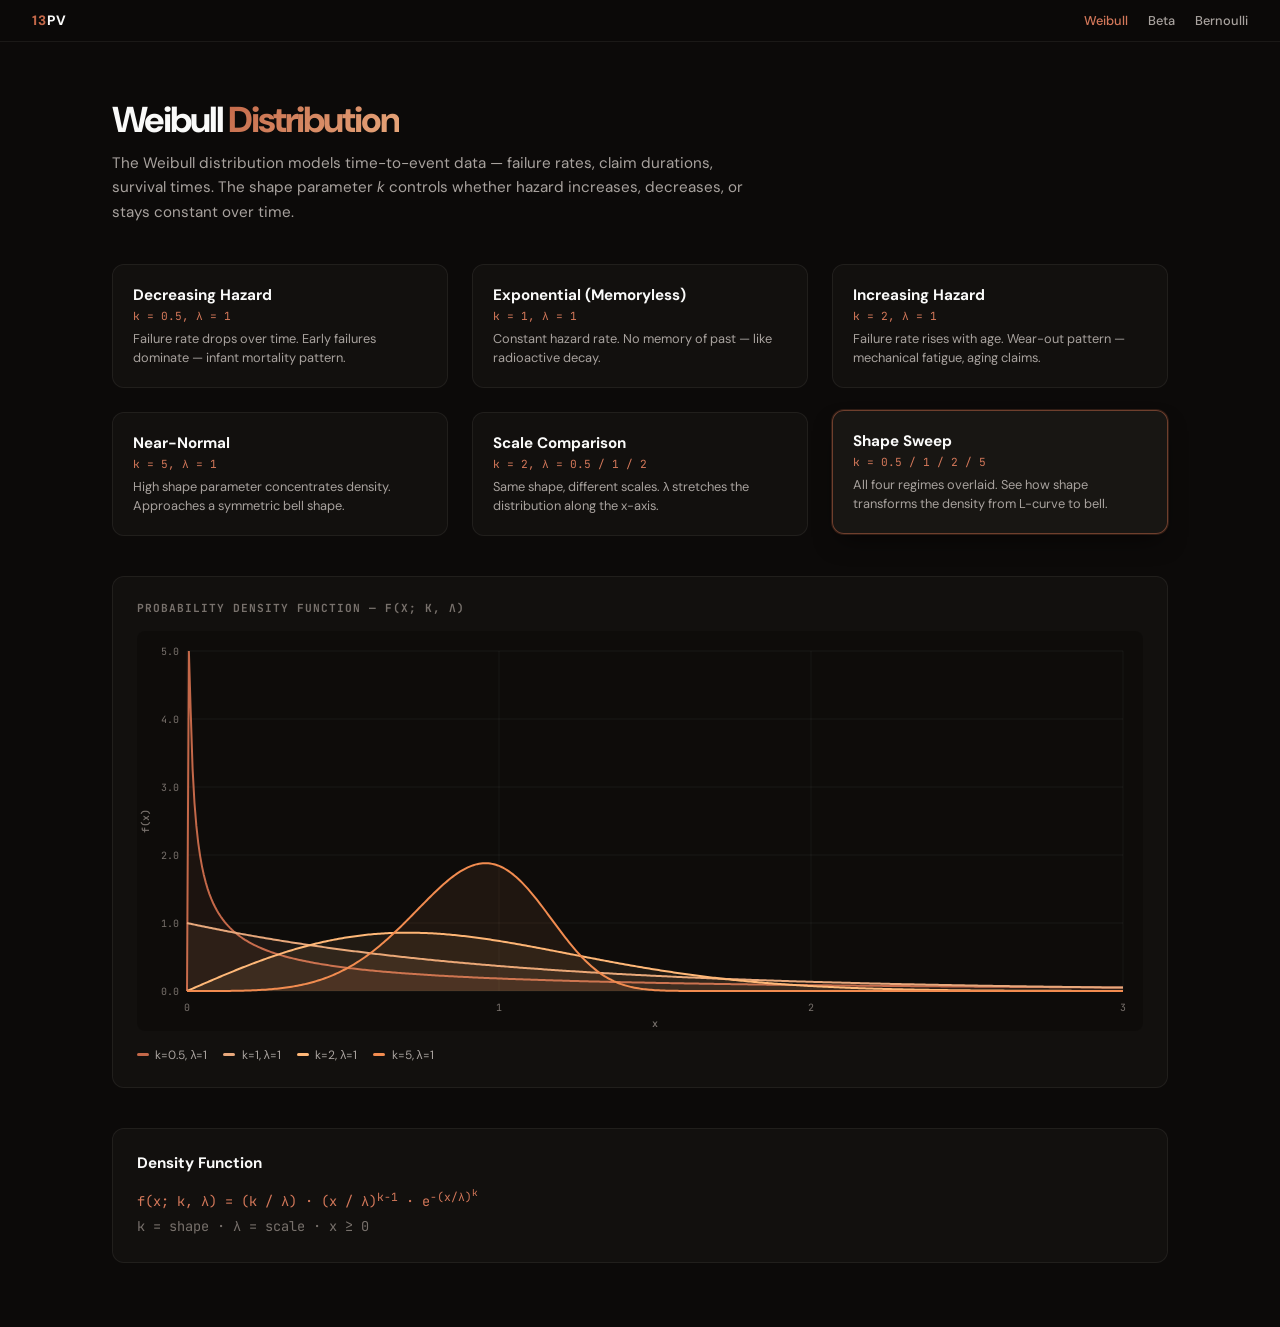
<file: weibull.html>
<!DOCTYPE html>
<html lang="en">
<head>
<meta charset="UTF-8">
<meta name="viewport" content="width=device-width, initial-scale=1.0">
<title>Weibull Distribution — Shape Explorer</title>
<link href="https://fonts.googleapis.com/css2?family=DM+Sans:wght@400;500;600;700;800&family=JetBrains+Mono:wght@400;700&display=swap" rel="stylesheet">
<style>
*,*::before,*::after{box-sizing:border-box;margin:0;padding:0}
:root{
  --bg-deep:#0C0A09;--bg-surface:#1C1917;--bg-surface-2:#292524;
  --text-main:#FAFAF9;--text-muted:#A8A29E;--text-dim:#78716C;
  --brand:#C46849;--brand-glow:#D4785A;--border:rgba(168,162,158,0.1);
}
body{background:var(--bg-deep);color:var(--text-main);font-family:'DM Sans',sans-serif;-webkit-font-smoothing:antialiased;min-height:100vh}
.topbar{position:fixed;top:0;left:0;right:0;z-index:100;background:rgba(12,10,9,0.95);backdrop-filter:blur(20px);border-bottom:1px solid var(--border);padding:0.75rem 2rem;display:flex;align-items:center;justify-content:space-between}
.topbar-brand{font-size:0.85rem;font-weight:800;text-transform:uppercase;letter-spacing:1px;color:var(--text-main);text-decoration:none}
.topbar-brand span{color:var(--brand)}
.topbar-nav{display:flex;gap:1.25rem}
.topbar-nav a{font-size:0.8rem;font-weight:500;color:var(--text-muted);text-decoration:none;transition:color 0.2s}
.topbar-nav a:hover,.topbar-nav a.active{color:var(--brand-glow)}
.container{max-width:1120px;margin:0 auto;padding:6rem 2rem 4rem}
h1{font-size:2.25rem;font-weight:800;letter-spacing:-2px;margin-bottom:0.5rem}
h1 span{background:linear-gradient(135deg,#C46849,#E8A87C);-webkit-background-clip:text;-webkit-text-fill-color:transparent}
.subtitle{color:var(--text-muted);font-size:0.95rem;max-width:640px;line-height:1.6;margin-bottom:2.5rem}
.shape-grid{display:grid;grid-template-columns:repeat(3,1fr);gap:1.5rem;margin-bottom:2.5rem}
@media(max-width:768px){.shape-grid{grid-template-columns:1fr}}
.shape-card{background:rgba(28,25,23,0.4);border:1px solid var(--border);border-radius:12px;padding:1.25rem;cursor:pointer;transition:all 0.25s}
.shape-card:hover,.shape-card.active{background:rgba(28,25,23,0.8);border-color:rgba(196,104,73,0.5);transform:translateY(-2px)}
.shape-card.active{box-shadow:0 0 0 1px rgba(196,104,73,0.2),0 12px 24px -8px rgba(0,0,0,0.6)}
.shape-label{font-size:0.95rem;font-weight:700;margin-bottom:0.25rem}
.shape-params{font-family:'JetBrains Mono',monospace;font-size:0.7rem;color:var(--brand-glow);margin-bottom:0.35rem}
.shape-desc{font-size:0.8rem;color:var(--text-muted);line-height:1.5}
.chart-wrap{background:rgba(28,25,23,0.4);border:1px solid var(--border);border-radius:12px;padding:1.5rem;position:relative}
.chart-title{font-family:'JetBrains Mono',monospace;font-size:0.7rem;font-weight:700;text-transform:uppercase;letter-spacing:1px;color:var(--text-dim);margin-bottom:1rem}
canvas{width:100%;height:auto;display:block;border-radius:8px}
.legend{display:flex;flex-wrap:wrap;gap:1rem;margin-top:1rem}
.legend-item{display:flex;align-items:center;gap:0.4rem;font-size:0.75rem;color:var(--text-muted)}
.legend-swatch{width:12px;height:3px;border-radius:2px}
.formula-block{margin-top:2.5rem;background:rgba(28,25,23,0.4);border:1px solid var(--border);border-radius:12px;padding:1.5rem}
.formula-block h3{font-size:0.95rem;font-weight:700;margin-bottom:0.75rem}
.formula{font-family:'JetBrains Mono',monospace;font-size:0.85rem;color:var(--brand-glow);line-height:1.8}
.formula .muted{color:var(--text-dim)}
</style>
</head>
<body>
<div class="topbar">
  <a class="topbar-brand" href="index.html"><span>13</span>PV</a>
  <nav class="topbar-nav">
    <a href="weibull.html" class="active">Weibull</a>
    <a href="beta.html">Beta</a>
    <a href="bernoulli.html">Bernoulli</a>
  </nav>
</div>

<div class="container">
  <h1>Weibull <span>Distribution</span></h1>
  <p class="subtitle">The Weibull distribution models time-to-event data — failure rates, claim durations, survival times. The shape parameter <em>k</em> controls whether hazard increases, decreases, or stays constant over time.</p>

  <div class="shape-grid" id="presets"></div>

  <div class="chart-wrap">
    <div class="chart-title">Probability Density Function — f(x; k, λ)</div>
    <canvas id="chart" height="400"></canvas>
    <div class="legend" id="legend"></div>
  </div>

  <div class="formula-block">
    <h3>Density Function</h3>
    <div class="formula">
      f(x; k, λ) = (k / λ) · (x / λ)<sup>k−1</sup> · e<sup>−(x/λ)<sup>k</sup></sup><br>
      <span class="muted">k = shape · λ = scale · x ≥ 0</span>
    </div>
  </div>
</div>

<script>
(function () {
  'use strict';

  var COLORS = ['#C46849','#E8A87C','#FFB878','#F28C50','#FFD0A0','#D4785A'];

  var presets = [
    { label: 'Decreasing Hazard', params: 'k = 0.5, λ = 1', desc: 'Failure rate drops over time. Early failures dominate — infant mortality pattern.', curves: [{k:0.5,l:1}] },
    { label: 'Exponential (Memoryless)', params: 'k = 1, λ = 1', desc: 'Constant hazard rate. No memory of past — like radioactive decay.', curves: [{k:1,l:1}] },
    { label: 'Increasing Hazard', params: 'k = 2, λ = 1', desc: 'Failure rate rises with age. Wear-out pattern — mechanical fatigue, aging claims.', curves: [{k:2,l:1}] },
    { label: 'Near-Normal', params: 'k = 5, λ = 1', desc: 'High shape parameter concentrates density. Approaches a symmetric bell shape.', curves: [{k:5,l:1}] },
    { label: 'Scale Comparison', params: 'k = 2, λ = 0.5 / 1 / 2', desc: 'Same shape, different scales. λ stretches the distribution along the x-axis.', curves: [{k:2,l:0.5},{k:2,l:1},{k:2,l:2}] },
    { label: 'Shape Sweep', params: 'k = 0.5 / 1 / 2 / 5', desc: 'All four regimes overlaid. See how shape transforms the density from L-curve to bell.', curves: [{k:0.5,l:1},{k:1,l:1},{k:2,l:1},{k:5,l:1}] }
  ];

  var activePreset = 5;
  var canvas = document.getElementById('chart');
  var ctx = canvas.getContext('2d');

  function weibullPDF(x, k, lam) {
    if (x < 0) return 0;
    if (x === 0) return k < 1 ? Infinity : k === 1 ? 1 / lam : 0;
    return (k / lam) * Math.pow(x / lam, k - 1) * Math.exp(-Math.pow(x / lam, k));
  }

  function buildPresets() {
    var container = document.getElementById('presets');
    presets.forEach(function (p, i) {
      var card = document.createElement('div');
      card.className = 'shape-card' + (i === activePreset ? ' active' : '');
      card.innerHTML = '<div class="shape-label">' + p.label + '</div><div class="shape-params">' + p.params + '</div><div class="shape-desc">' + p.desc + '</div>';
      card.onclick = function () {
        activePreset = i;
        document.querySelectorAll('.shape-card').forEach(function (c) { c.classList.remove('active'); });
        card.classList.add('active');
        drawChart();
      };
      container.appendChild(card);
    });
  }

  function drawChart() {
    var dpr = Math.min(window.devicePixelRatio || 1, 2);
    var rect = canvas.getBoundingClientRect();
    var W = rect.width, H = 400;
    canvas.width = W * dpr;
    canvas.height = H * dpr;
    canvas.style.height = H + 'px';
    ctx.setTransform(dpr, 0, 0, dpr, 0, 0);

    var pad = { top: 20, right: 20, bottom: 40, left: 50 };
    var plotW = W - pad.left - pad.right;
    var plotH = H - pad.top - pad.bottom;

    var curves = presets[activePreset].curves;
    var xMax = 3;
    curves.forEach(function (c) { if (c.l >= 2) xMax = 5; });

    // Find yMax
    var yMax = 0;
    var steps = 500;
    var allData = curves.map(function (c) {
      var pts = [];
      for (var i = 0; i <= steps; i++) {
        var x = (i / steps) * xMax;
        if (x === 0 && c.k < 1) { pts.push({ x: x, y: 0 }); continue; }
        var y = weibullPDF(x, c.k, c.l);
        if (isFinite(y)) { if (y > yMax) yMax = y; pts.push({ x: x, y: y }); }
        else pts.push({ x: x, y: 0 });
      }
      return pts;
    });
    yMax = Math.min(yMax * 1.1, 5);

    // Background
    ctx.fillStyle = 'rgba(12,10,9,0.6)';
    ctx.fillRect(0, 0, W, H);

    // Grid
    ctx.strokeStyle = 'rgba(168,162,158,0.08)';
    ctx.lineWidth = 1;
    var yTicks = 5;
    for (var t = 0; t <= yTicks; t++) {
      var gy = pad.top + plotH - (t / yTicks) * plotH;
      ctx.beginPath(); ctx.moveTo(pad.left, gy); ctx.lineTo(pad.left + plotW, gy); ctx.stroke();
    }
    var xTicks = Math.ceil(xMax);
    for (var t = 0; t <= xTicks; t++) {
      var gx = pad.left + (t / xMax) * plotW;
      ctx.beginPath(); ctx.moveTo(gx, pad.top); ctx.lineTo(gx, pad.top + plotH); ctx.stroke();
    }

    // Axes labels
    ctx.fillStyle = '#78716C';
    ctx.font = '400 10px "JetBrains Mono", monospace';
    ctx.textAlign = 'center';
    for (var t = 0; t <= xTicks; t++) {
      ctx.fillText(t.toString(), pad.left + (t / xMax) * plotW, H - pad.bottom + 20);
    }
    ctx.textAlign = 'right';
    for (var t = 0; t <= yTicks; t++) {
      var val = (t / yTicks) * yMax;
      ctx.fillText(val.toFixed(1), pad.left - 8, pad.top + plotH - (t / yTicks) * plotH + 4);
    }

    // Axis labels
    ctx.fillStyle = '#78716C';
    ctx.font = '600 10px "JetBrains Mono", monospace';
    ctx.textAlign = 'center';
    ctx.fillText('x', pad.left + plotW / 2, H - 4);
    ctx.save();
    ctx.translate(12, pad.top + plotH / 2);
    ctx.rotate(-Math.PI / 2);
    ctx.fillText('f(x)', 0, 0);
    ctx.restore();

    // Draw curves
    var legend = document.getElementById('legend');
    legend.innerHTML = '';

    allData.forEach(function (pts, ci) {
      var color = COLORS[ci % COLORS.length];

      // Fill
      ctx.beginPath();
      ctx.moveTo(pad.left, pad.top + plotH);
      pts.forEach(function (pt) {
        var px = pad.left + (pt.x / xMax) * plotW;
        var py = pad.top + plotH - (Math.min(pt.y, yMax) / yMax) * plotH;
        ctx.lineTo(px, py);
      });
      ctx.lineTo(pad.left + plotW, pad.top + plotH);
      ctx.closePath();
      ctx.fillStyle = color.replace(')', ',0.08)').replace('rgb', 'rgba').replace('#', '');
      // Use hex to rgba
      var r = parseInt(color.slice(1,3),16), g = parseInt(color.slice(3,5),16), b = parseInt(color.slice(5,7),16);
      ctx.fillStyle = 'rgba(' + r + ',' + g + ',' + b + ',0.08)';
      ctx.fill();

      // Stroke
      ctx.beginPath();
      pts.forEach(function (pt, i) {
        var px = pad.left + (pt.x / xMax) * plotW;
        var py = pad.top + plotH - (Math.min(pt.y, yMax) / yMax) * plotH;
        if (i === 0) ctx.moveTo(px, py); else ctx.lineTo(px, py);
      });
      ctx.strokeStyle = color;
      ctx.lineWidth = 2;
      ctx.stroke();

      // Legend
      var c = curves[ci];
      var item = document.createElement('div');
      item.className = 'legend-item';
      item.innerHTML = '<span class="legend-swatch" style="background:' + color + '"></span>k=' + c.k + ', λ=' + c.l;
      legend.appendChild(item);
    });
  }

  buildPresets();
  drawChart();
  window.addEventListener('resize', drawChart);
})();
</script>
</body>
</html>
</file>
<file: styles.css>
/* ============================================
   PVL 13PV — styles.css
   Terracotta/Stone palette, DM Sans + JetBrains Mono
   ============================================ */

:root {
  --bg-deep: #0C0A09;
  --bg-surface: #1C1917;
  --bg-surface-2: #292524;
  --border: #44403C;
  --border-light: #57534E;

  --text-main: #FAFAF9;
  --text-muted: #A8A29E;
  --text-dim: #78716C;

  --brand-accent: #C46849;
  --brand-glow: #D4785A;

  --check-green: #10B981;
  --amber: #F59E0B;
  --red: #EF4444;
  --violet: #E8A87C;
}

* { margin: 0; padding: 0; box-sizing: border-box; }
html { scroll-behavior: smooth; }
body {
  font-family: 'DM Sans', sans-serif;
  color: var(--text-main);
  line-height: 1.6;
  background-color: var(--bg-deep);
  -webkit-font-smoothing: antialiased;
  overflow-x: hidden;
}

.mono { font-family: 'JetBrains Mono', monospace; }
.nums { font-variant-numeric: tabular-nums; letter-spacing: -0.5px; }
.container { max-width: 1120px; margin: 0 auto; padding: 0 2rem; position: relative; }
.muted { color: var(--text-muted); }
.dim { color: var(--text-dim); }

/* --- NEON CHROME BACKGROUND --- */
.neon-bg-container {
  position: fixed;
  inset: 0;
  z-index: -1;
  overflow: hidden;
  pointer-events: none;
  background: var(--bg-deep);
}
.grid-overlay {
  position: absolute;
  inset: 0;
  background-image:
    linear-gradient(rgba(255, 255, 255, 0.03) 1px, transparent 1px),
    linear-gradient(90deg, rgba(255, 255, 255, 0.03) 1px, transparent 1px);
  background-size: 52px 52px;
  background-position: center center;
  mask-image: linear-gradient(to bottom, black 45%, transparent 100%);
}
.neon-glow-1 {
  position: absolute;
  left: 18%;
  top: 18%;
  height: 54rem;
  width: 54rem;
  transform: translate(-50%, -50%);
  border-radius: 100%;
  filter: blur(120px);
  opacity: 0.12;
  background: radial-gradient(circle, #C46849, transparent 70%);
}
.neon-glow-2 {
  position: absolute;
  right: 10%;
  top: 62%;
  height: 46rem;
  width: 46rem;
  transform: translate(20%, -50%);
  border-radius: 100%;
  filter: blur(110px);
  opacity: 0.10;
  background: radial-gradient(circle, #E8A87C, transparent 70%);
}

/* --- NAV --- */
nav {
  position: fixed;
  top: 0;
  width: 100%;
  background: rgba(12, 10, 9, 0.95);
  backdrop-filter: blur(20px);
  z-index: 1000;
  padding: 1.15rem 0;
  border-bottom: 1px solid rgba(255,255,255,0.06);
}
.nav-flex { display: flex; justify-content: space-between; align-items: center; gap: 1.5rem; }
.logo {
  font-weight: 800;
  font-size: 0.95rem;
  letter-spacing: 0.5px;
  text-transform: uppercase;
  color: var(--text-main);
  display: flex;
  align-items: center;
  gap: 0.6rem;
}
.logo svg { stroke: var(--brand-glow); width: 22px; height: 22px; }

.pill {
  font-size: 0.7rem;
  font-weight: 700;
  letter-spacing: 0.8px;
  text-transform: uppercase;
  padding: 0.25rem 0.6rem;
  border-radius: 999px;
  border: 1px solid rgba(196,104,73,0.25);
  background: rgba(196,104,73,0.10);
  color: var(--brand-glow);
  font-family: 'JetBrains Mono', monospace;
}
.nav-links { display: flex; gap: 1.6rem; align-items: center; }
.nav-links a {
  text-decoration: none;
  color: var(--text-muted);
  font-weight: 500;
  font-size: 0.9rem;
  transition: 0.2s;
}
.nav-links a:hover { color: var(--text-main); }
.nav-links a.btn-primary,
.nav-links a.btn-primary:hover { color: white; }

.mobile-menu-btn {
  display: none;
  background: none;
  border: none;
  color: var(--text-main);
  cursor: pointer;
  padding: 0.5rem;
}

.btn-outline, .btn-primary {
  padding: 0.65rem 1.25rem;
  border-radius: 8px;
  text-decoration: none;
  font-weight: 600;
  font-size: 0.85rem;
  transition: 0.25s ease;
  display: inline-flex;
  align-items: center;
  gap: 0.6rem;
  white-space: nowrap;
}
.btn-outline {
  border: 1px solid var(--border-light);
  color: var(--text-main);
  background: rgba(255,255,255,0.02);
}
.btn-outline:hover {
  border-color: var(--brand-accent);
  background: rgba(196, 104, 73, 0.10);
  box-shadow: 0 0 0 4px rgba(196,104,73,0.06);
}
.btn-primary {
  background: linear-gradient(to right, var(--brand-accent), #D4785A);
  color: white;
  border: 1px solid rgba(196,104,73,0.35);
}
.btn-primary:hover {
  box-shadow: 0 0 24px rgba(196, 104, 73, 0.25);
  transform: translateY(-1px);
}

/* --- HERO --- */
.hero {
  position: relative;
  min-height: 85vh;
  display: flex;
  align-items: center;
  justify-content: center;
  padding-top: 60px;
  text-align: center;
}
.hero-grid {
  display: block;
  max-width: 800px;
  margin: 0 auto;
}
.hero h1 {
  font-size: 3.25rem;
  font-weight: 800;
  letter-spacing: -2px;
  line-height: 1.1;
  margin-bottom: 1.5rem;
  color: var(--text-main);
}
.hero h1 span {
  background: linear-gradient(to right, #D4785A, #E8A87C);
  -webkit-background-clip: text;
  -webkit-text-fill-color: transparent;
}
.hero p {
  font-size: 1.15rem;
  color: var(--text-muted);
  max-width: 56ch;
  font-weight: 350;
  margin-bottom: 2.0rem;
}
.hero-cta-row {
  display: flex;
  gap: 0.9rem;
  flex-wrap: wrap;
  align-items: center;
  justify-content: center;
  margin-bottom: 2rem;
}
.trust-row {
  display: flex;
  gap: 1.5rem;
  flex-wrap: wrap;
  align-items: center;
  justify-content: center;
  color: var(--text-dim);
  font-size: 0.9rem;
}
.trust-item { display: inline-flex; gap: 0.5rem; align-items: center; }
.dot {
  width: 6px; height: 6px; border-radius: 50%;
  box-shadow: 0 0 10px currentColor;
  background: var(--brand-glow);
  color: var(--brand-glow);
  opacity: 0.9;
}

/* --- HERO STAT ROW --- */
.hero-stats {
  display: flex;
  justify-content: center;
  gap: 3rem;
  margin-top: 2.5rem;
  flex-wrap: wrap;
}
.hero-stat {
  text-align: center;
}
.hero-stat .stat-value {
  font-family: 'JetBrains Mono', monospace;
  font-size: 2rem;
  font-weight: 700;
  color: var(--text-main);
  letter-spacing: -1px;
}
.hero-stat .stat-label {
  font-size: 0.8rem;
  color: var(--text-dim);
  text-transform: uppercase;
  letter-spacing: 0.5px;
  margin-top: 0.25rem;
}

/* --- DEAL SCREEN --- */
.deal-screen-wrap {
  border: 1px solid rgba(255, 255, 255, 0.08);
  border-top: 1px solid rgba(255, 255, 255, 0.15);
  border-radius: 16px;
  overflow: hidden;
  background: rgba(28, 25, 23, 0.60);
  backdrop-filter: blur(12px);
  box-shadow: 0 0 0 1px rgba(0,0,0,0.2), 0 20px 50px -10px rgba(0, 0, 0, 0.7);
}
.deal-screen-header {
  padding: 1.2rem 1.5rem;
  border-bottom: 1px solid rgba(168,162,158,0.14);
  background: rgba(255,255,255,0.02);
  display: flex;
  justify-content: space-between;
  align-items: center;
  flex-wrap: wrap;
  gap: 1rem;
}
.deal-screen-header h3 {
  font-size: 1.1rem;
  font-weight: 700;
  letter-spacing: 0.3px;
}

/* Account Table */
.account-table-wrap {
  overflow-x: auto;
  padding: 1.5rem;
}
.account-table {
  width: 100%;
  border-collapse: collapse;
  font-size: 0.85rem;
  min-width: 1020px;
}
.account-table thead {
  border-bottom: 2px solid rgba(168,162,158,0.2);
}
.account-table th {
  padding: 0.8rem 1rem;
  text-align: left;
  font-size: 0.7rem;
  text-transform: uppercase;
  letter-spacing: 1px;
  color: var(--text-dim);
  font-weight: 700;
}
.account-table td {
  padding: 1rem;
  border-bottom: 1px solid rgba(168,162,158,0.08);
  color: var(--text-muted);
}
.account-table tbody tr:hover {
  background: rgba(196,104,73,0.04);
}
.account-table .account-id {
  font-family: 'JetBrains Mono', monospace;
  color: var(--brand-glow);
  font-weight: 600;
}
.account-table .status-badge {
  display: inline-block;
  padding: 0.2rem 0.6rem;
  border-radius: 4px;
  font-size: 0.7rem;
  font-weight: 700;
  text-transform: uppercase;
  letter-spacing: 0.5px;
}
.status-badge.active {
  background: rgba(16,185,129,0.15);
  color: var(--check-green);
  border: 1px solid rgba(16,185,129,0.3);
}
.status-badge.dismissed {
  background: rgba(239,68,68,0.15);
  color: var(--red);
  border: 1px solid rgba(239,68,68,0.3);
}
.status-badge.completed {
  background: rgba(196,104,73,0.15);
  color: var(--brand-glow);
  border: 1px solid rgba(196,104,73,0.3);
}

/* PVL Reality badges */
.pvl-badge {
  display: inline-block;
  padding: 0.2rem 0.6rem;
  border-radius: 4px;
  font-size: 0.7rem;
  font-weight: 700;
  text-transform: uppercase;
  letter-spacing: 0.5px;
}
.pvl-badge.on-track {
  background: rgba(16,185,129,0.15);
  color: var(--check-green);
  border: 1px solid rgba(16,185,129,0.3);
}
.pvl-badge.at-risk {
  background: rgba(245,158,11,0.15);
  color: var(--amber);
  border: 1px solid rgba(245,158,11,0.3);
}
.pvl-badge.critical {
  background: rgba(239,68,68,0.15);
  color: var(--red);
  border: 1px solid rgba(239,68,68,0.3);
}

/* Discrepancy styling */
.discrepancy {
  font-family: 'JetBrains Mono', monospace;
  font-weight: 700;
  font-size: 0.85rem;
}
.discrepancy.negative { color: var(--red); }
.discrepancy.positive { color: var(--check-green); }

/* --- SECTIONS --- */
section { padding: 5.5rem 0; }
.section-header { text-align: center; margin-bottom: 3.5rem; }
.section-header h2 {
  font-size: 2.25rem;
  font-weight: 700;
  letter-spacing: -1px;
  margin-bottom: 0.8rem;
  color: var(--text-main);
}
.subtitle { color: var(--text-muted); font-size: 1.05rem; max-width: 78ch; margin: 0 auto; }

.grid-3 { display: grid; grid-template-columns: repeat(3, 1fr); gap: 1.5rem; }
.grid-5 { display: grid; grid-template-columns: repeat(5, 1fr); gap: 1rem; }
.card {
  background: rgba(28, 25, 23, 0.4);
  border: 1px solid rgba(168,162,158,0.1);
  border-radius: 12px;
  padding: 1.5rem;
  transition: all 0.3s cubic-bezier(0.4, 0, 0.2, 1);
}
.card:hover {
  transform: translateY(-4px);
  background: rgba(28, 25, 23, 0.8);
  border-color: rgba(196,104,73,0.5);
  box-shadow: 0 0 0 1px rgba(196,104,73,0.1), 0 20px 40px -15px rgba(0,0,0,0.7);
}
.card h3 {
  font-size: 1.05rem;
  font-weight: 700;
  letter-spacing: -0.2px;
  margin-bottom: 0.5rem;
}
.card p { color: var(--text-muted); font-size: 0.95rem; }

.tag-row { display: flex; flex-wrap: wrap; gap: 0.5rem; margin-top: 1.2rem; }
.tag {
  font-family: 'JetBrains Mono', monospace;
  font-size: 0.72rem;
  padding: 0.25rem 0.55rem;
  border-radius: 4px;
  border: 1px solid rgba(168,162,158,0.18);
  color: rgba(248,250,252,0.85);
  background: rgba(255,255,255,0.02);
}
.tag.accent { border-color: rgba(196,104,73,0.35); background: rgba(196,104,73,0.08); }
.tag.green { border-color: rgba(16,185,129,0.35); background: rgba(16,185,129,0.08); }
.tag.violet { border-color: rgba(232,168,124,0.35); background: rgba(232,168,124,0.08); }

/* --- I/O SPLIT --- */
.io-wrap {
  border: 1px solid rgba(168,162,158,0.18);
  border-radius: 16px;
  overflow: hidden;
  background: rgba(28,25,23,0.40);
}
.io-grid { display: grid; grid-template-columns: 1fr 1fr; }
.io-col { padding: 2rem; }
.io-col + .io-col { border-left: 1px solid rgba(168,162,158,0.14); }
.io-title-row { display: flex; justify-content: space-between; align-items: center; margin-bottom: 1.2rem; }
.io-title-row h3 { font-size: 1.0rem; font-weight: 700; text-transform: uppercase; letter-spacing: 0.5px; }
.io-list { list-style: none; display: grid; gap: 0.85rem; }
.io-item {
  border: 1px solid rgba(168,162,158,0.14);
  border-radius: 8px;
  padding: 1.0rem 1.1rem;
  background: rgba(12,10,9,0.45);
}
.io-item .top { display: flex; justify-content: space-between; gap: 1rem; align-items: baseline; margin-bottom: 0.35rem; }
.io-item .name { font-weight: 700; font-size: 0.95rem; }
.io-item .type { font-family: 'JetBrains Mono', monospace; font-size: 0.74rem; color: var(--text-dim); }
.io-item .desc { color: var(--text-muted); font-size: 0.9rem; line-height: 1.5; }
.io-item .fields {
  margin-top: 0.65rem;
  font-family: 'JetBrains Mono', monospace;
  font-size: 0.72rem;
  color: var(--text-dim);
}

/* --- SECTION DIVIDER (inside Deliverables card) --- */
.io-section-divider {
  display: flex;
  justify-content: space-between;
  align-items: center;
  margin-top: 1.5rem;
  padding-top: 1.25rem;
  border-top: 1px solid rgba(168,162,158,0.14);
}
.io-section-divider strong { letter-spacing: 0.2px; font-size: 0.9rem; }

/* Output file tree */
.output-pdf { color: var(--brand-glow); font-weight: 600; }

/* Memo download cards */
.memo-cards { display: grid; gap: 0.75rem; margin-top: 0.25rem; }
.memo-card {
  display: grid;
  grid-template-columns: auto 1fr auto;
  align-items: center;
  gap: 1rem;
  padding: 1.1rem 1.2rem;
  border: 1px solid rgba(196,104,73,0.3);
  border-radius: 10px;
  background: rgba(196,104,73,0.06);
  text-decoration: none;
  color: inherit;
  transition: border-color 0.2s, background 0.2s, transform 0.2s;
}
.memo-card:hover {
  border-color: rgba(196,104,73,0.55);
  background: rgba(196,104,73,0.10);
  transform: translateY(-1px);
}
.memo-card-icon {
  font-family: 'JetBrains Mono', monospace;
  font-size: 0.65rem;
  font-weight: 700;
  letter-spacing: 1px;
  padding: 0.35rem 0.6rem;
  border-radius: 6px;
  background: rgba(196,104,73,0.15);
  border: 1px solid rgba(196,104,73,0.35);
  color: var(--brand-glow);
}
.memo-card-title {
  font-weight: 700;
  font-size: 0.95rem;
  color: var(--text-main);
}
.memo-card-desc {
  font-size: 0.82rem;
  color: var(--text-muted);
  margin-top: 0.15rem;
  line-height: 1.4;
}
.memo-card-action {
  font-family: 'JetBrains Mono', monospace;
  font-size: 0.75rem;
  font-weight: 600;
  color: var(--brand-glow);
  white-space: nowrap;
  letter-spacing: 0.3px;
}
.memo-card:hover .memo-card-action span { display: inline-block; transform: translateX(2px); }

.kv-grid { display: grid; grid-template-columns: repeat(4, 1fr); gap: 0.9rem; }
.kv {
  border: 1px solid rgba(168,162,158,0.14);
  border-radius: 8px;
  padding: 0.85rem 0.95rem;
  background: rgba(28,25,23,0.55);
}
.kv .k { font-size: 0.7rem; color: var(--text-dim); text-transform: uppercase; letter-spacing: 1px; }
.kv .v { margin-top: 0.25rem; font-size: 1.25rem; font-weight: 700; font-family: 'JetBrains Mono'; }

.files-grid { display: grid; grid-template-columns: repeat(3, 1fr); gap: 0.9rem; }
.file {
  border: 1px solid rgba(168,162,158,0.14);
  border-radius: 8px;
  padding: 0.95rem 1.0rem;
  background: rgba(28,25,23,0.55);
}
.file .fn { font-family: 'JetBrains Mono', monospace; font-weight: 700; font-size: 0.85rem; color: var(--text-main); }
.file .fd { margin-top: 0.35rem; color: var(--text-muted); font-size: 0.85rem; }
.file .meta { margin-top: 0.65rem; color: var(--text-dim); font-size: 0.75rem; font-family: 'JetBrains Mono', monospace; }

/* Sample IC Memo PDFs */
.memo-head {
  margin-top: 0.4rem;
  display: flex;
  justify-content: space-between;
  align-items: center;
}
.memo-head strong { letter-spacing: 0.2px; font-size: 0.95rem; color: var(--text-main); }
.memos-grid { display: grid; grid-template-columns: repeat(2, 1fr); gap: 0.9rem; }
.memo-file {
  text-decoration: none;
  color: inherit;
  display: block;
  transition: border-color 0.2s ease, background 0.2s ease, transform 0.2s ease;
}
.memo-file:hover {
  border-color: rgba(196,104,73,0.5);
  background: rgba(196,104,73,0.06);
  transform: translateY(-1px);
}
.memo-top {
  display: flex;
  justify-content: space-between;
  align-items: center;
  gap: 0.75rem;
}
.memo-badge {
  font-family: 'JetBrains Mono', monospace;
  font-size: 0.65rem;
  font-weight: 700;
  letter-spacing: 1px;
  padding: 0.2rem 0.5rem;
  border-radius: 4px;
  background: rgba(196,104,73,0.12);
  border: 1px solid rgba(196,104,73,0.32);
  color: var(--brand-glow);
}
.memo-cta {
  margin-top: 0.75rem;
  font-size: 0.8rem;
  font-weight: 600;
  color: var(--brand-glow);
  font-family: 'JetBrains Mono', monospace;
  text-transform: uppercase;
  letter-spacing: 0.5px;
}
.memo-file:hover .memo-cta span { transform: translateX(2px); display: inline-block; }


.bullets { list-style: none; display: grid; gap: 0.75rem; margin-top: 1rem; }
.bullets li { display: flex; gap: 0.75rem; align-items: flex-start; color: var(--text-muted); font-size: 0.9rem; }
.tick {
  width: 18px; height: 18px; border-radius: 4px;
  background: rgba(16,185,129,0.12);
  border: 1px solid rgba(16,185,129,0.28);
  color: var(--check-green);
  display: inline-flex; align-items: center; justify-content: center;
  font-weight: 900;
  flex: 0 0 auto;
  margin-top: 3px;
}

/* --- PRICING --- */
.pricing-wrap {
  display: grid;
  grid-template-columns: repeat(3, 1fr);
  gap: 1.25rem;
  align-items: stretch;
}
.pricing-card {
  background: rgba(28,25,23,0.6);
  border: 1px solid rgba(168,162,158,0.18);
  border-radius: 12px;
  padding: 1.75rem;
  position: relative;
  overflow: hidden;
}
.pricing-card.featured {
  border-color: rgba(196,104,73,0.45);
  background: linear-gradient(to bottom, rgba(28,25,23,0.8), rgba(41,37,36,0.8));
  box-shadow: 0 0 40px rgba(196, 104, 73, 0.08);
}
.price {
  font-family: 'JetBrains Mono', monospace;
  font-size: 2.6rem;
  font-weight: 700;
  letter-spacing: -2px;
  margin-bottom: 0.35rem;
}
.valuation-count {
  font-family: 'JetBrains Mono', monospace;
  font-size: 0.8rem;
  color: var(--brand-glow);
  margin-bottom: 0.25rem;
  letter-spacing: 0;
}
.per-val {
  font-size: 0.78rem;
  color: var(--text-dim);
  margin-bottom: 1rem;
}
.price span { font-size: 0.9rem; color: var(--text-muted); letter-spacing: 0; font-family: 'DM Sans', sans-serif; font-weight: 400; }
.price > span:first-child { font-size: inherit; color: inherit; font-family: inherit; font-weight: inherit; letter-spacing: inherit; }
.pricing-title { font-weight: 800; font-size: 1.15rem; margin-bottom: 0.4rem; letter-spacing: -0.5px; }
.pricing-sub { color: var(--text-muted); font-size: 0.95rem; margin-bottom: 1.5rem; line-height: 1.5; }

.cta-wide {
  margin-top: 1.5rem;
  display: flex;
  gap: 0.9rem;
  flex-wrap: wrap;
}

/* --- FEATURE COMPARISON TABLE (merged into pricing) --- */
.comparison-wrapper {
  position: relative;
  border: 1px solid rgba(168,162,158,0.18);
  border-radius: 12px;
  background: rgba(28,25,23,0.75);
  overflow: hidden;
  margin-top: 3rem;
}
.comparison-wrapper::after {
  content: '';
  position: absolute;
  top: 0; right: 0; bottom: 0;
  width: 40px;
  background: linear-gradient(to right, transparent, rgba(28,25,23,0.9));
  pointer-events: none;
  z-index: 10;
}
.table-scroll { overflow-x: auto; width: 100%; }
.comparison-wrapper table { width: 100%; border-collapse: collapse; min-width: 700px; }
.comparison-wrapper th {
  background: rgba(12,10,9,0.5);
  color: var(--text-muted);
  font-size: 0.75rem;
  text-transform: uppercase;
  letter-spacing: 1px;
  padding: 1.2rem 1.5rem;
  text-align: left;
}
.comparison-wrapper td {
  padding: 1.1rem 1.5rem;
  border-top: 1px solid rgba(168,162,158,0.14);
  color: var(--text-muted);
  font-size: 0.9rem;
  vertical-align: middle;
}
.category-row td {
  background: rgba(255,255,255,0.02);
  color: var(--brand-glow);
  font-weight: 700;
  font-size: 0.75rem;
  text-transform: uppercase;
  letter-spacing: 1px;
}

.feature-dot {
  width: 14px;
  height: 14px;
  border-radius: 50%;
  display: inline-block;
  box-shadow: 0 0 8px currentColor;
}
.feature-dot.included {
  background: var(--check-green);
  color: var(--check-green);
}
.feature-dot.excluded {
  background: var(--red);
  color: var(--red);
}
.tier-col { text-align: center; }

.comparison-wrapper th:first-child,
.comparison-wrapper td:first-child {
  position: sticky;
  left: 0;
  z-index: 2;
  background: var(--bg-surface);
}
.comparison-wrapper th:first-child { background: rgba(12,10,9,0.95); }
.comparison-wrapper .category-row td:first-child { background: rgba(28,25,23,0.98); }

/* --- PILOT SECTION --- */
.pilot-card {
  text-align: center;
  padding: 4rem 2rem;
  background: linear-gradient(to bottom, rgba(28,25,23,0.8), rgba(41,37,36,0.8));
  border-color: rgba(196,104,73,0.45);
  box-shadow: 0 0 50px rgba(196, 104, 73, 0.12);
}
.pilot-title {
  font-size: 2.5rem;
  font-weight: 800;
  letter-spacing: -1px;
  margin-bottom: 0.5rem;
  color: var(--text-main);
}
.pilot-price {
  font-size: 2.8rem;
  font-weight: 700;
  margin-bottom: 1.5rem;
  color: var(--text-main);
}
.pilot-price span {
  font-size: 1rem;
  color: var(--text-muted);
  font-family: 'DM Sans', sans-serif;
  font-weight: 400;
  letter-spacing: 0;
}
.pilot-checklist {
  display: flex;
  justify-content: center;
  gap: 2.5rem;
  flex-wrap: wrap;
  margin-bottom: 3rem;
}
.pilot-check-item {
  display: flex;
  gap: 0.75rem;
  align-items: center;
  color: var(--text-main);
  font-size: 0.95rem;
}


/* --- FOOTER --- */
footer {
  padding: 4rem 0;
  text-align: center;
  border-top: 1px solid rgba(168,162,158,0.14);
  color: var(--text-dim);
}

/* ============================================
   CHART CONTAINERS
   ============================================ */
.chart-grid {
  display: grid;
  grid-template-columns: 1fr 1fr;
  gap: 1.5rem;
  margin-top: 2rem;
}
.chart-container {
  position: relative;
  background: rgba(28, 25, 23, 0.5);
  border: 1px solid rgba(168,162,158,0.14);
  border-radius: 12px;
  padding: 1.5rem;
}
.chart-container.full-width {
  grid-column: 1 / -1;
}
.chart-container h3 {
  font-size: 1rem;
  font-weight: 700;
  margin-bottom: 0.25rem;
  color: var(--text-main);
}
.chart-container .chart-subtitle {
  font-size: 0.8rem;
  color: var(--text-dim);
  margin-bottom: 1rem;
}
.chart-canvas-wrap {
  position: relative;
  height: 400px;
}
.chart-canvas-wrap.short {
  height: 300px;
}

/* ============================================
   SCROLL ANIMATIONS
   ============================================ */
.fade-up {
  opacity: 0;
  transform: translateY(30px);
  transition: opacity 0.7s ease-out, transform 0.7s ease-out;
}
.fade-left {
  opacity: 0;
  transform: translateX(-30px);
  transition: opacity 0.7s ease-out, transform 0.7s ease-out;
}
.fade-right {
  opacity: 0;
  transform: translateX(30px);
  transition: opacity 0.7s ease-out, transform 0.7s ease-out;
}
.fade-up.animate-in,
.fade-left.animate-in,
.fade-right.animate-in {
  opacity: 1;
  transform: translate(0, 0);
}

.stagger-children > * {
  opacity: 0;
  transform: translateY(20px);
  transition: opacity 0.5s ease-out, transform 0.5s ease-out;
}
.stagger-children.animate-in > *:nth-child(1) { transition-delay: 0s; }
.stagger-children.animate-in > *:nth-child(2) { transition-delay: 0.15s; }
.stagger-children.animate-in > *:nth-child(3) { transition-delay: 0.3s; }
.stagger-children.animate-in > *:nth-child(4) { transition-delay: 0.45s; }
.stagger-children.animate-in > *:nth-child(5) { transition-delay: 0.6s; }
.stagger-children.animate-in > *:nth-child(6) { transition-delay: 0.75s; }
.stagger-children.animate-in > * {
  opacity: 1;
  transform: translateY(0);
}

/* Pulse animation for pilot price */
@keyframes subtle-pulse {
  0%, 100% { text-shadow: 0 0 0px transparent; }
  50% { text-shadow: 0 0 20px rgba(196, 104, 73, 0.3); }
}
.pulse-price {
  animation: subtle-pulse 3s ease-in-out infinite;
}

/* Soft orange glow pulse for CTA buttons */
@keyframes btn-glow-pulse {
  0%, 100% {
    box-shadow:
      0 0 0 0 rgba(196, 104, 73, 0.35),
      0 0 0 0 rgba(196, 104, 73, 0.20);
  }
  50% {
    box-shadow:
      0 0 0 4px rgba(196, 104, 73, 0.14),
      0 0 22px 2px rgba(196, 104, 73, 0.42);
  }
}
.btn-pulse {
  animation: btn-glow-pulse 2.8s ease-in-out infinite;
}
.btn-pulse:hover {
  animation: none;
}
@media (prefers-reduced-motion: reduce) {
  .btn-pulse { animation: none; }
}

/* ============================================
   RESPONSIVE
   ============================================ */
@media (max-width: 1200px) {
  .pricing-wrap { grid-template-columns: repeat(3, 1fr); }
}

@media (max-width: 1024px) {
  .chart-grid { grid-template-columns: 1fr 1fr; }
  .chart-canvas-wrap { height: 320px; }
}

@media (max-width: 980px) {
  .mobile-menu-btn { display: block; }

  .nav-links {
    display: none;
    position: absolute;
    top: 100%;
    left: 0;
    width: 100%;
    background: rgba(12, 10, 9, 0.98);
    backdrop-filter: blur(20px);
    border-bottom: 1px solid rgba(255,255,255,0.06);
    flex-direction: column;
    padding: 1.5rem 2rem;
    gap: 1.5rem;
    align-items: flex-start;
  }
  .nav-links.active { display: flex; }

  .hero-grid { grid-template-columns: 1fr; gap: 3rem; }
  .hero h1 { font-size: 2.8rem; }
  .section-header h2 { font-size: 1.9rem; }
  section { padding: 4rem 0; }
  .section-header { margin-bottom: 2.5rem; }
  .kv-grid { grid-template-columns: 1fr 1fr; }
  .files-grid { grid-template-columns: 1fr; }
  .memos-grid { grid-template-columns: 1fr; }
  .io-grid { grid-template-columns: 1fr; }
  .io-col { padding: 1.5rem; }
  .memo-card { grid-template-columns: auto 1fr; }
  .memo-card-action { grid-column: 1 / -1; }
  .io-col + .io-col { border-left: none; border-top: 1px solid rgba(168,162,158,0.14); }

  .grid-3 { grid-template-columns: 1fr; }
  .pricing-wrap { grid-template-columns: 1fr; }

  .grid-5 { grid-template-columns: repeat(3, 1fr); }

  .trust-row { font-size: 0.8rem; gap: 1rem; }
}

@media (max-width: 768px) {
  .chart-grid { grid-template-columns: 1fr; }
  .chart-canvas-wrap { height: 280px; }
  .chart-canvas-wrap.short { height: 220px; }
  .hero-stats { gap: 1.5rem; }
  .hero-stat .stat-value { font-size: 1.5rem; }
  .grid-5 { grid-template-columns: repeat(2, 1fr); }
  .section-header h2 { font-size: 1.7rem; }
  section { padding: 3.5rem 0; }
  .section-header { margin-bottom: 2rem; }

  /* Scroll hint for account table */
  .account-table-wrap {
    position: relative;
  }
  .account-table-wrap::after {
    content: '';
    position: absolute;
    top: 0; right: 0; bottom: 0;
    width: 30px;
    background: linear-gradient(to right, transparent, rgba(28,25,23,0.9));
    pointer-events: none;
  }
}

@media (max-width: 600px) {
  .hero { padding-top: 5.5rem; }
  .hero h1 { font-size: 2.2rem; letter-spacing: -1px; }
  .container { padding: 0 1.25rem; }
  .pricing-card { padding: 1.5rem; }
  .io-col { padding: 1.25rem; }
  section { padding: 2.5rem 0; }
  .section-header { margin-bottom: 1.5rem; }
  .section-header h2 { font-size: 1.5rem; }
  .subtitle { font-size: 0.95rem; }

  .account-table-wrap { padding: 1rem; }

  .price { font-size: 2.1rem; }

  .pilot-card { padding: 2.5rem 1.5rem; }
  .pilot-title { font-size: 1.8rem; }
  .pilot-price { font-size: 2.2rem; }
  .pilot-checklist { flex-direction: column; align-items: center; gap: 1rem; }

  .hero-stats { flex-direction: column; gap: 1rem; }
  .kv-grid { grid-template-columns: 1fr; }
  .grid-5 { grid-template-columns: 1fr; }

  .trust-row { flex-direction: column; gap: 0.6rem; font-size: 0.78rem; }

  /* Reduce neon glow on mobile for performance */
  .neon-glow-1 { height: 30rem; width: 30rem; filter: blur(80px); }
  .neon-glow-2 { height: 24rem; width: 24rem; filter: blur(70px); }

  .chart-canvas-wrap { height: 250px; }
}
</file>
